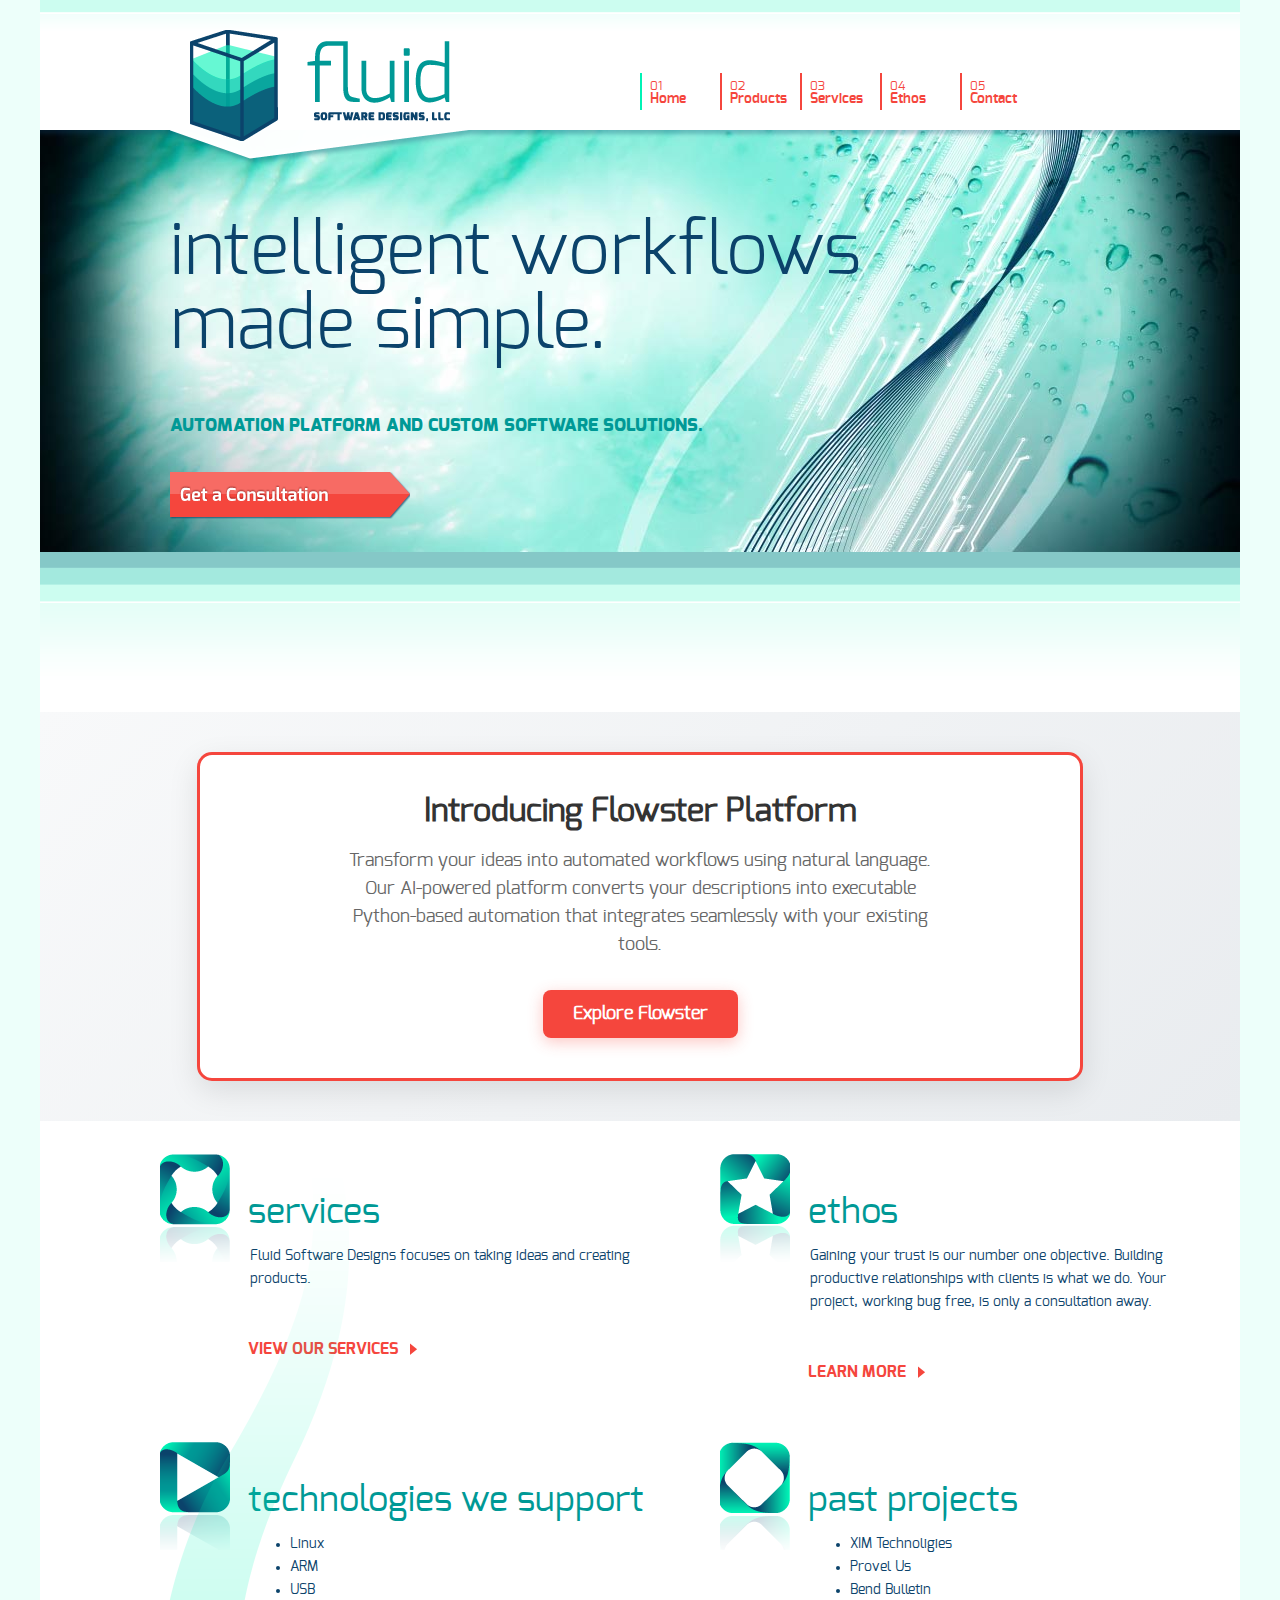
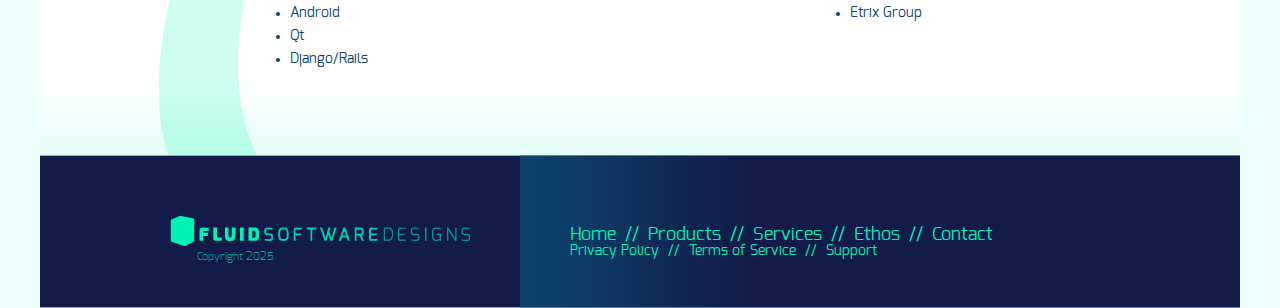
<file: index.html>
<HTML>
<meta charset="iso-8859-1">
<meta name="have-i-been-pwned-verification" value="b6209bde2e44aafb3f209b2c2ff60411">

<HEAD>
  <link rel="stylesheet" type="text/css" href="static/share.css" />
  <link rel="stylesheet" type="text/css" href="static/font/stylesheet.css" />

  <link rel="stylesheet" type="text/css" href="static/home.css" />

  <title>Flowster Automation - Home</title>
</HEAD>

<BODY class="body">
  <div class="home_main_page">


    <div class="header">
      <div class="header_left">
      </div>
      <div class="header_angle">
        <div class="header_logo_tank"></div>
        <div class="header_logo_notank"></div>
      </div>

      <div class="header_right">
        <div class="header_nav_container">
          <div class="header_nav_container_current_item">
            <a href="index.html">
              <div class="header_nav_number">01</div>
              <div class="header_nav_text">Home</div>
            </a>
          </div>
        </div>
        <div class="header_nav_container">
          <div class="header_nav_container_item">
            <a href="products/index.html">
              <div class="header_nav_number">02</div>
              <div class="header_nav_text">Products</div>
            </a>
          </div>
        </div>
        <div class="header_nav_container">
          <div class="header_nav_container_item">
            <a href="services/index.html">
              <div class="header_nav_number">03</div>
              <div class="header_nav_text">Services</div>
            </a>
          </div>
        </div>
        <div class="header_nav_container">
          <div class="header_nav_container_item">
            <a href="ethos/index.html">
              <div class="header_nav_number">04</div>
              <div class="header_nav_text">Ethos</div>
            </a>
          </div>
        </div>
        <div class="header_nav_container">
          <div class="header_nav_container_item">
            <a href="contact/index.html">
              <div class="header_nav_number">05</div>
              <div class="header_nav_text">Contact</div>
            </a>
          </div>
        </div>
      </div>
    </div>
    <div style="clear: both;"></div>



    <div class="home_lead_msg">
      <div class="home_lead_msg_header">intelligent workflows made simple.</div>
      <div class="home_lead_msg_text">AUTOMATION PLATFORM AND CUSTOM SOFTWARE SOLUTIONS.</div>
      <a href="contact/index.html">
        <div class="home_lead_consultation"></div>
      </a>
    </div>
    <div class="home_lead_msg_shadow">
    </div>

    <div class="home_flowster_highlight_section">
      <div class="home_flowster_highlight_container">
        <div class="home_flowster_highlight_content">
          <div class="home_flowster_highlight_header">Introducing Flowster Platform</div>
          <div class="home_flowster_highlight_text">
            Transform your ideas into automated workflows using natural language.
            Our AI-powered platform converts your descriptions into executable
            Python-based automation that integrates seamlessly with your existing tools.
          </div>
          <a href="products/index.html" class="home_flowster_highlight_btn">Explore Flowster</a>
        </div>
      </div>
    </div>

    <div class="home_main_content_upper_left">
      <div class="home_main_upper_left_icon"></div>
      <div class="home_main_content_item">
        <div class="home_main_content_header">services</div>
        <div class="home_main_content_text">
          Fluid Software Designs focuses on taking ideas and creating products.
        </div>
        <div class="home_main_content_link">
          <a href="services/index.html">
            <div class="home_main_content_link_text">VIEW OUR SERVICES</div>
            <div class="home_main_content_link_image"></div>
          </a>
        </div>
      </div>
    </div>
    <div class="home_main_content_upper_right">
      <div class="home_main_upper_right_icon"></div>
      <div class="home_main_content_item">
        <div class="home_main_content_header">ethos</div>
        <div class="home_main_content_text">
          Gaining your trust is our number one objective. Building productive relationships with clients is what we do.
          Your project, working bug free, is only a consultation away.
        </div>
        <div class="home_main_content_link">
          <a href="ethos/index.html" />
          <div class="home_main_content_link_text">LEARN MORE</div>
          <div class="home_main_content_link_image"></div>
          </a>
        </div>
      </div>
    </div>
    <div style="clear: both;"></div>

    <div class="home_main_content_lower_left">
      <div class="home_main_lower_left_icon"></div>
      <div class="home_main_content_item">
        <div class="home_main_content_header">technologies we support</div>
        <div class="home_main_content_text">
          <ul>
            <li>Linux</li>
            <li>ARM</li>
            <li>USB</li>
            <li>Android</li>
            <li>Qt</li>
            <li>Django/Rails</li>
          </ul>
        </div>
      </div>
    </div>
    <div class="home_main_content_lower_right">
      <div class="home_main_lower_right_icon"></div>
      <div class="home_main_content_item">
        <div class="home_main_content_header">past projects</div>
        <div class="home_main_content_text">
          <ul>
            <li>XIM Technoligies</li>
            <li>Provel Us</li>
            <li>Bend Bulletin</li>
            <li>Etrix Group</li>
          </ul>
        </div>
        <div class="home_main_content_link">
          <!--
          <a href="/work"><div class="home_main_content_link_text">VIEW PAST PROJECTS</div><div class="home_main_content_link_image"></div></a>
-->
        </div>
      </div>
    </div>
    <div style="clear: both;"></div>



    <div>
      <div class="footer_swish"></div>
      <div class="footer_shadow"></div>
    </div>


    <div class="footer_left">
      <div class="footer_logo"></div>
      <div class="footer_copyright">Copyright 2025</div>
    </div>
    <div class="footer_right">
      <div class="footer_text">
        <div class="footer_text_item"><a href="index.html">Home</a></div>
        <div class="footer_text_item">//</div>
        <div class="footer_text_item"><a href="products/index.html">Products</a></div>
        <div class="footer_text_item">//</div>
        <div class="footer_text_item"><a href="services/index.html">Services</a></div>
        <div class="footer_text_item">//</div>
        <div class="footer_text_item"><a href="ethos/index.html">Ethos</a></div>
        <div class="footer_text_item">//</div>
        <div class="footer_text_item"><a href="contact/index.html">Contact</a></div>
      </div>
      <div class="footer_legal_links">
        <div class="footer_text_item"><a href="privacy/index.html">Privacy Policy</a></div>
        <div class="footer_text_item">//</div>
        <div class="footer_text_item"><a href="terms/index.html">Terms of Service</a></div>
        <div class="footer_text_item">//</div>
        <div class="footer_text_item"><a href="support/index.html">Support</a></div>
      </div>
    </div>
  </div>
</BODY>

</HTML>
</file>
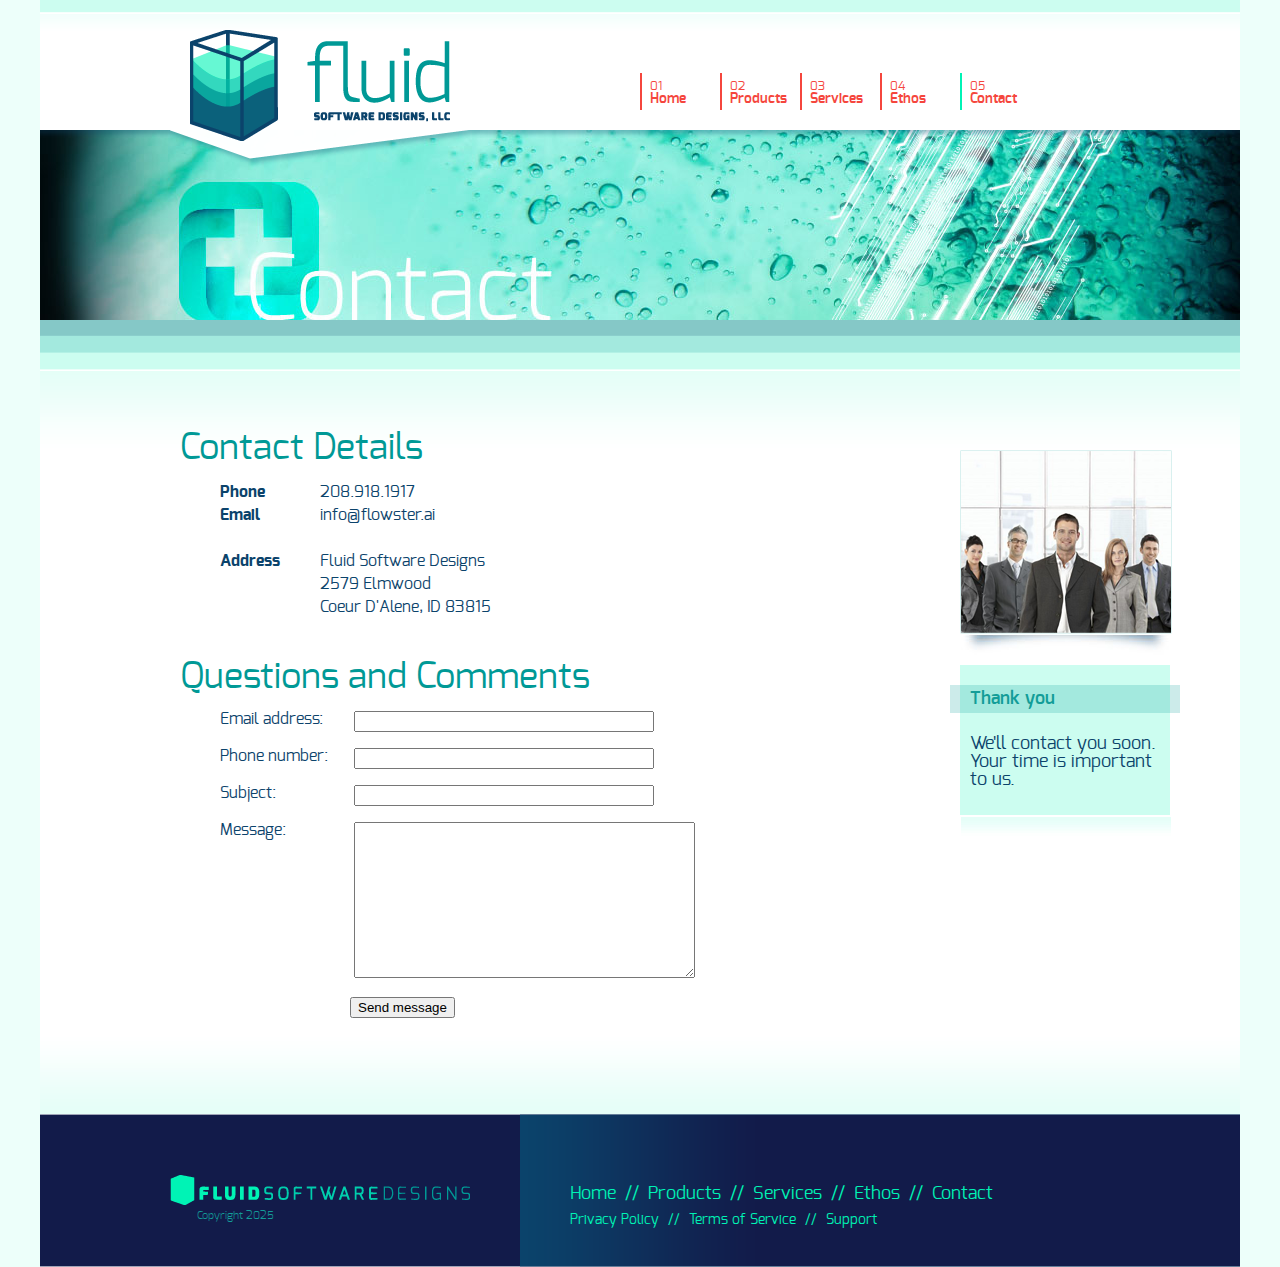
<file: contact/index.html>
<HTML>
<meta charset="iso-8859-1">
<meta name="have-i-been-pwned-verification" value="b6209bde2e44aafb3f209b2c2ff60411">

<HEAD>
  <link rel="stylesheet" type="text/css" href="../static/share.css" />
  <link rel="stylesheet" type="text/css" href="../static/font/stylesheet.css" />

  <link rel="stylesheet" type="text/css" href="../static/contact.css" />

  <title>Flowster Automation - Contact</title>
</HEAD>

<BODY class="body">
  <div class="contact_main_page">


    <div class="header">
      <div class="header_left">
      </div>
      <div class="header_angle">
        <div class="header_logo_tank"></div>
        <div class="header_logo_notank"></div>
      </div>

      <div class="header_right">
        <div class="header_nav_container">
          <div class="header_nav_container_item">
            <a href="../index.html">
              <div class="header_nav_number">01</div>
              <div class="header_nav_text">Home</div>
            </a>
          </div>
        </div>
        <div class="header_nav_container">
          <div class="header_nav_container_item">
            <a href="../products/index.html">
              <div class="header_nav_number">02</div>
              <div class="header_nav_text">Products</div>
            </a>
          </div>
        </div>
        <div class="header_nav_container">
          <div class="header_nav_container_item">
            <a href="../services/index.html">
              <div class="header_nav_number">03</div>
              <div class="header_nav_text">Services</div>
            </a>
          </div>
        </div>
        <div class="header_nav_container">
          <div class="header_nav_container_item">
            <a href="../ethos/index.html">
              <div class="header_nav_number">04</div>
              <div class="header_nav_text">Ethos</div>
            </a>
          </div>
        </div>
        <div class="header_nav_container">
          <div class="header_nav_container_current_item">
            <a href="../contact/index.html">
              <div class="header_nav_number">05</div>
              <div class="header_nav_text">Contact</div>
            </a>
          </div>
        </div>
      </div>
    </div>
    <div style="clear: both;"></div>



    <div class="contact_lead_msg"></div>
    <div class="contact_lead_msg_shadow"></div>



    <div class="contact_main_content">
      <div class="contact_info_container">
        <div class="contact_info_header">Contact Details</div>
        <div class="contact_info_text">
          <div class="contact_info_label">Phone</div>
          <div class="contact_info_item">208.918.1917</div>
          <div style="clear:both;"></div>

          <div class="contact_info_label">Email</div>
          <div class="contact_info_item">info@flowster.ai</div>
          <div style="clear:both;"></div>

          <div class="contact_info_label">&nbsp;</div>
          <div style="clear:both;"></div>
          <div class="contact_info_label">Address</div>
          <div class="contact_info_item">Fluid Software Designs</div>
          <div style="clear:both;"></div>
          <div class="contact_info_label">&nbsp;</div>
          <div class="contact_info_item">2579 Elmwood</div>
          <div style="clear:both;"></div>
          <div class="contact_info_label">&nbsp;</div>
          <div class="contact_info_item">Coeur D'Alene, ID 83815</div>
          <div style="clear:both;"></div>
        </div>
      </div>

      <div class="contact_form_container">
        <div class="contact_info_header">Questions and Comments</div>
        <form action="index.html" method="post">
          <div class="contact_form">
            <input type="hidden" name="csrfmiddlewaretoken"
              value="HKywjAi1HS3De8CFChrLu8giTibevQ6XWgaj3LtfA2gNlkc7F90CBkyWZk8O2PvT">
            <p>
              <label for="id_email_address">Email address:</label>
              <input type="email" name="email_address" maxlength="320" id="id_email_address">


            </p>


            <p>
              <label for="id_phone_number">Phone number:</label>
              <input type="text" name="phone_number" maxlength="100" id="id_phone_number">


            </p>


            <p>
              <label for="id_subject">Subject:</label>
              <input type="text" name="subject" maxlength="100" id="id_subject">


            </p>


            <p>
              <label for="id_message">Message:</label>
              <textarea name="message" cols="40" rows="10" id="id_message"></textarea>
            </p>
            <input class="contact_submit" type="submit" value="Send message" />
          </div>
        </form>
      </div>
    </div>

    <div class="siderail">
      <div class="siderail_image"></div>
      <div class="siderail_shadow"></div>
      <div class="siderail_body">
        <div class="siderail_text_area">
          <div class="siderail_text">We'll contact you soon. Your time is important to us.</div>
        </div>
        <div class="siderail_title">Thank you</div>
      </div>
      <div class="siderail_body_shadow"></div>
    </div>
    <div style="clear: both;"></div>



    <div>
      <div class="footer_shadow"></div>
    </div>


    <div class="footer_left">
      <div class="footer_logo"></div>
      <div class="footer_copyright">Copyright 2025</div>
    </div>
    <div class="footer_right">
      <div class="footer_text">
        <div class="footer_text_item"><a href="../index.html">Home</a></div>
        <div class="footer_text_item">//</div>
        <div class="footer_text_item"><a href="../products/index.html">Products</a></div>
        <div class="footer_text_item">//</div>
        <div class="footer_text_item"><a href="../services/index.html">Services</a></div>
        <div class="footer_text_item">//</div>
        <div class="footer_text_item"><a href="../ethos/index.html">Ethos</a></div>
        <div class="footer_text_item">//</div>
        <div class="footer_text_item"><a href="../contact/index.html">Contact</a></div>
      </div>
      <div style="clear: both;"></div>
      <div class="footer_legal_links">
        <div class="footer_text_item"><a href="../privacy/index.html">Privacy Policy</a></div>
        <div class="footer_text_item">//</div>
        <div class="footer_text_item"><a href="../terms/index.html">Terms of Service</a></div>
        <div class="footer_text_item">//</div>
        <div class="footer_text_item"><a href="../support/index.html">Support</a></div>
      </div>
    </div>
  </div>
</BODY>

</HTML>
</file>
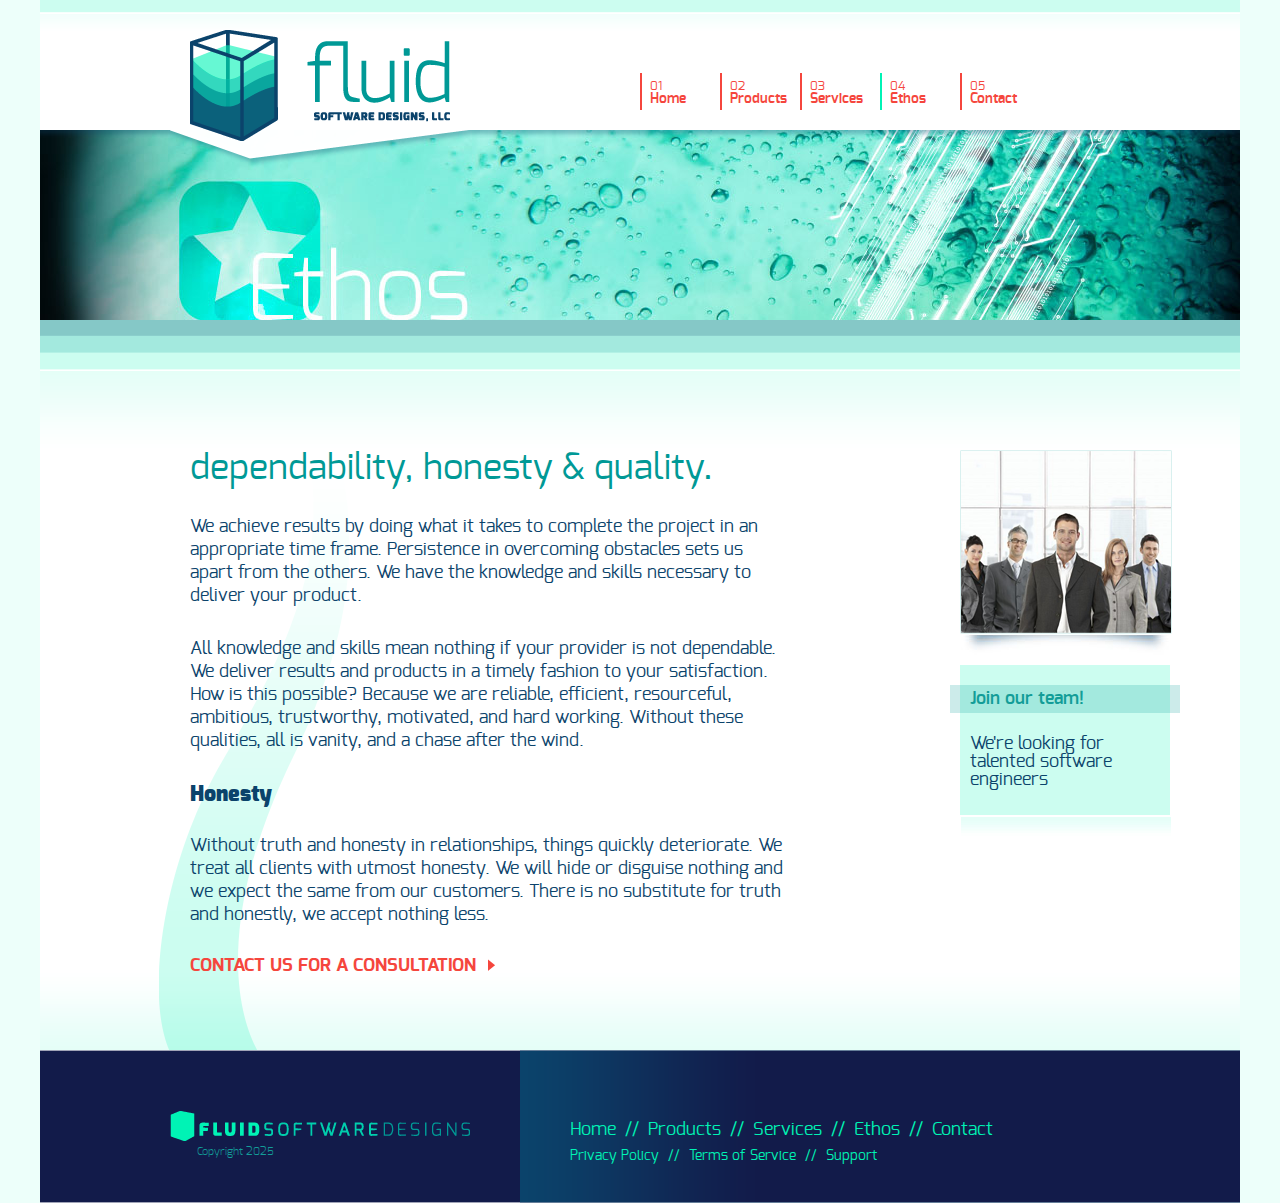
<file: ethos/index.html>
<HTML>
<meta charset="iso-8859-1">
<meta name="have-i-been-pwned-verification" value="b6209bde2e44aafb3f209b2c2ff60411">

<HEAD>
  <link rel="stylesheet" type="text/css" href="../static/share.css" />
  <link rel="stylesheet" type="text/css" href="../static/font/stylesheet.css" />

  <link rel="stylesheet" type="text/css" href="../static/ethos.css" />

  <title>Flowster Automation - Ethos</title>
</HEAD>

<BODY class="body">
  <div class="ethos_main_page">


    <div class="header">
      <div class="header_left">
      </div>
      <div class="header_angle">
        <div class="header_logo_tank"></div>
        <div class="header_logo_notank"></div>
      </div>

      <div class="header_right">
        <div class="header_nav_container">
          <div class="header_nav_container_item">
            <a href="../index.html">
              <div class="header_nav_number">01</div>
              <div class="header_nav_text">Home</div>
            </a>
          </div>
        </div>
        <div class="header_nav_container">
          <div class="header_nav_container_item">
            <a href="../products/index.html">
              <div class="header_nav_number">02</div>
              <div class="header_nav_text">Products</div>
            </a>
          </div>
        </div>
        <div class="header_nav_container">
          <div class="header_nav_container_item">
            <a href="../services/index.html">
              <div class="header_nav_number">03</div>
              <div class="header_nav_text">Services</div>
            </a>
          </div>
        </div>
        <div class="header_nav_container">
          <div class="header_nav_container_current_item">
            <a href="../ethos/index.html">
              <div class="header_nav_number">04</div>
              <div class="header_nav_text">Ethos</div>
            </a>
          </div>
        </div>
        <div class="header_nav_container">
          <div class="header_nav_container_item">
            <a href="../contact/index.html">
              <div class="header_nav_number">05</div>
              <div class="header_nav_text">Contact</div>
            </a>
          </div>
        </div>
      </div>
    </div>
    <div style="clear: both;"></div>



    <div class="ethos_lead_msg"></div>
    <div class="ethos_lead_msg_shadow"></div>



    <div class="ethos_main_content">
      <div class="ethos_main_content_title">dependability, honesty & quality.</div>
      <div class="ethos_main_content_desc">We achieve results by doing what it takes to complete the project in an
        appropriate time frame. Persistence in overcoming obstacles sets us apart from the others. We have the knowledge
        and skills necessary to deliver your product. </div>
      <div class="ethos_main_content_desc">All knowledge and skills mean nothing if your provider is not dependable. We
        deliver results and products in a timely fashion to your satisfaction. How is this possible? Because we are
        reliable, efficient, resourceful, ambitious, trustworthy, motivated, and hard working. Without these qualities,
        all is vanity, and a chase after the wind.</div>

      <div class="ethos_main_content_charhead">Honesty</div>
      <div class="ethos_main_content_desc">Without truth and honesty in relationships, things quickly deteriorate. We
        treat all clients with utmost honesty. We will hide or disguise nothing and we expect the same from our
        customers. There is no substitute for truth and honestly, we accept nothing less.</div>
      <div class="ethos_main_consultation_link">
        <a href="../contact/index.html">
          <div class="ethos_main_consultation_link_text">CONTACT US FOR A CONSULTATION</div>
          <div class="ethos_main_consultation_link_image"></div>
        </a>
      </div>
    </div>

    <div class="siderail">
      <div class="siderail_image"></div>
      <div class="siderail_shadow"></div>
      <div class="siderail_body">
        <div class="siderail_text_area">
          <div class="siderail_text">We're looking for talented software engineers</div>
        </div>
        <div class="siderail_title">Join our team!</div>
      </div>
      <div class="siderail_body_shadow"></div>
    </div>
    <div style="clear: both;"></div>



    <div>
      <div class="footer_swish"></div>
      <div class="footer_shadow"></div>
    </div>


    <div class="footer_left">
      <div class="footer_logo"></div>
      <div class="footer_copyright">Copyright 2025</div>
    </div>
    <div class="footer_right">
      <div class="footer_text">
        <div class="footer_text_item"><a href="../index.html">Home</a></div>
        <div class="footer_text_item">//</div>
        <div class="footer_text_item"><a href="../products/index.html">Products</a></div>
        <div class="footer_text_item">//</div>
        <div class="footer_text_item"><a href="../services/index.html">Services</a></div>
        <div class="footer_text_item">//</div>
        <div class="footer_text_item"><a href="../ethos/index.html">Ethos</a></div>
        <div class="footer_text_item">//</div>
        <div class="footer_text_item"><a href="../contact/index.html">Contact</a></div>
      </div>
      <div style="clear: both;"></div>
      <div class="footer_legal_links">
        <div class="footer_text_item"><a href="../privacy/index.html">Privacy Policy</a></div>
        <div class="footer_text_item">//</div>
        <div class="footer_text_item"><a href="../terms/index.html">Terms of Service</a></div>
        <div class="footer_text_item">//</div>
        <div class="footer_text_item"><a href="../support/index.html">Support</a></div>
      </div>
    </div>
  </div>
</BODY>

</HTML>
</file>
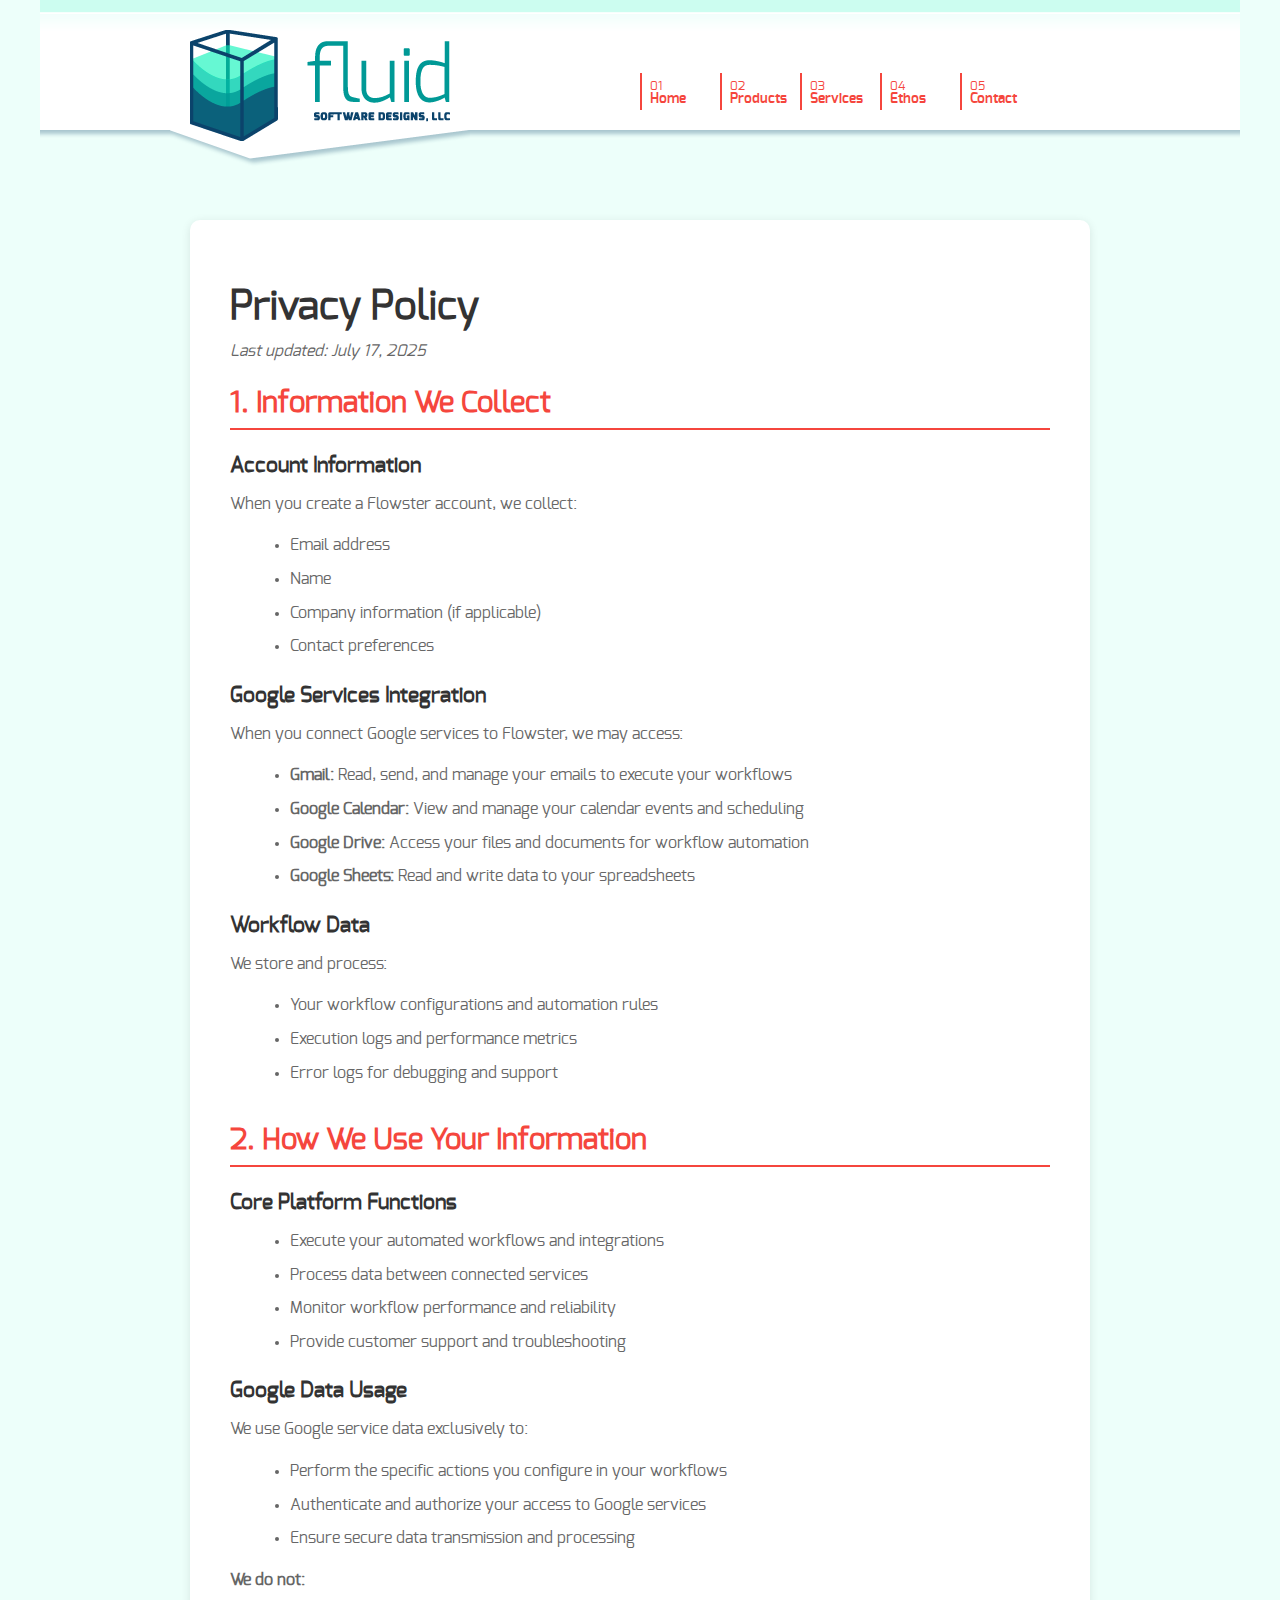
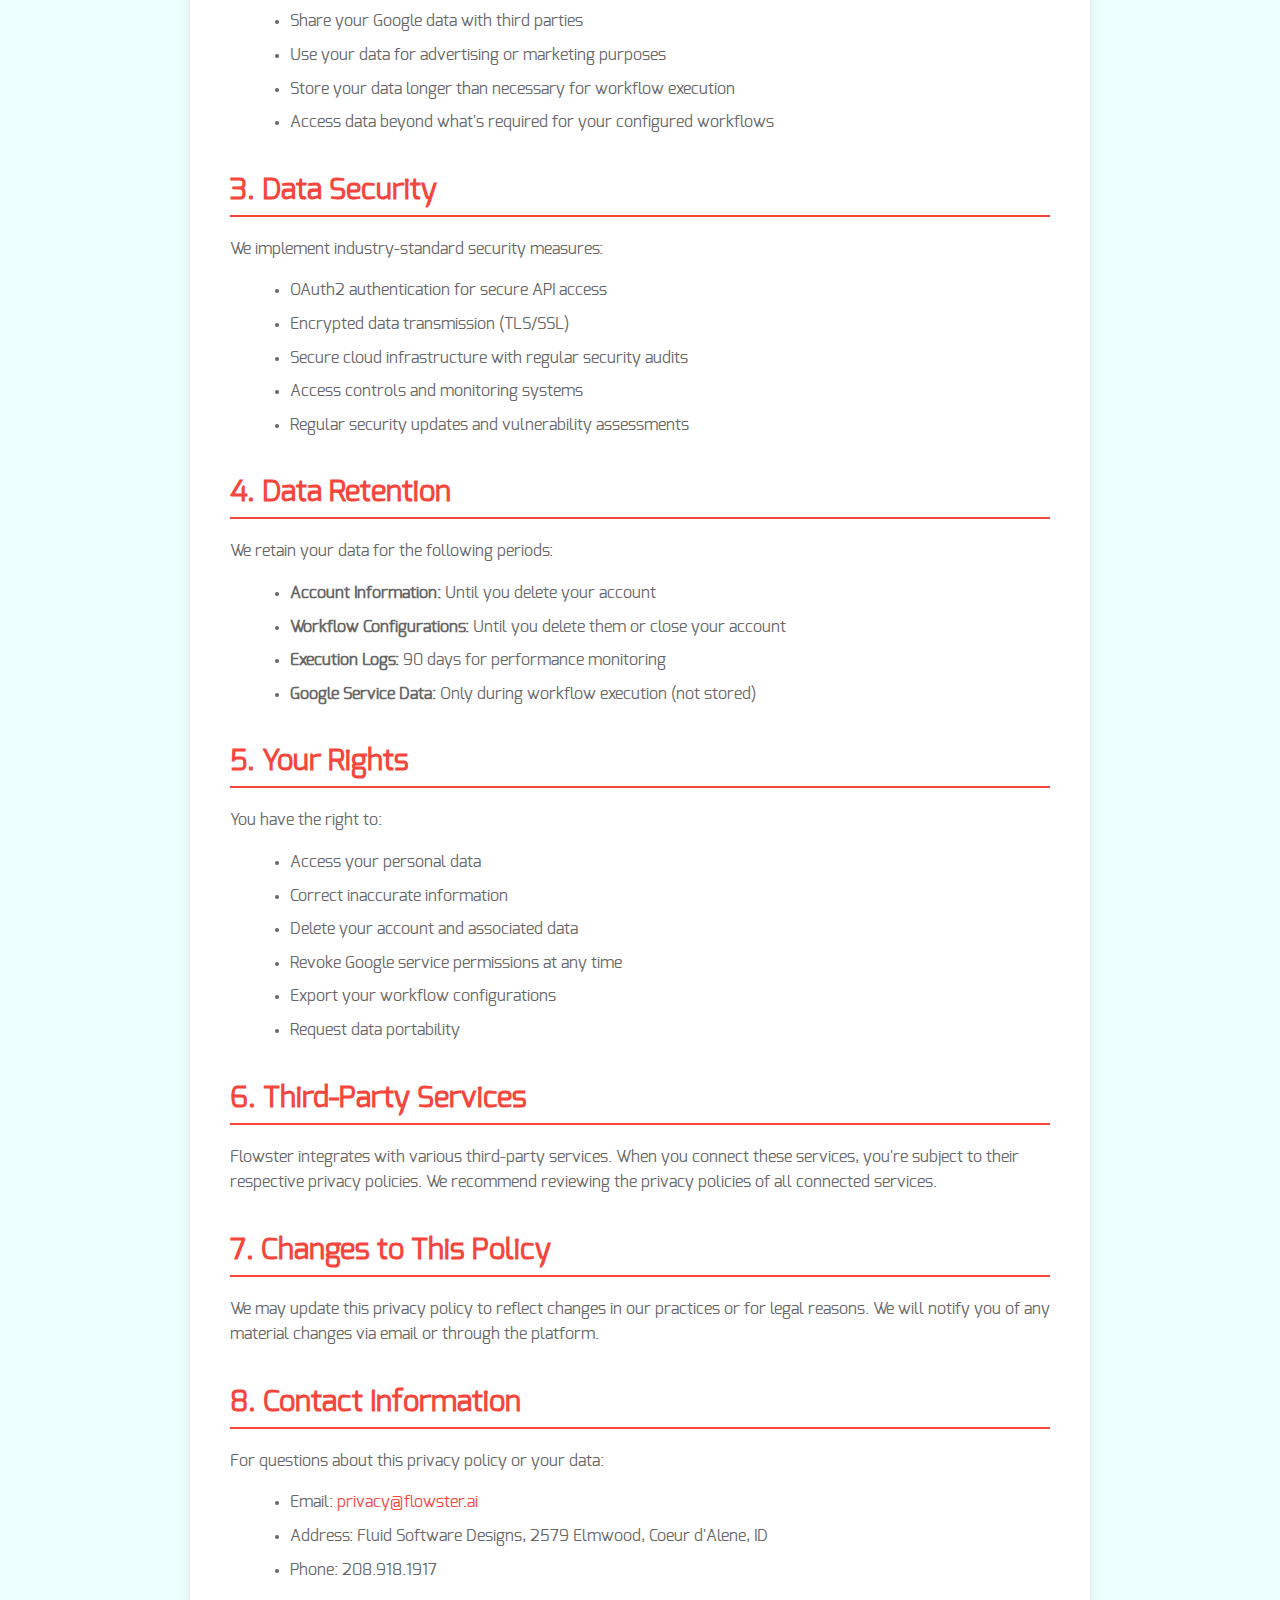
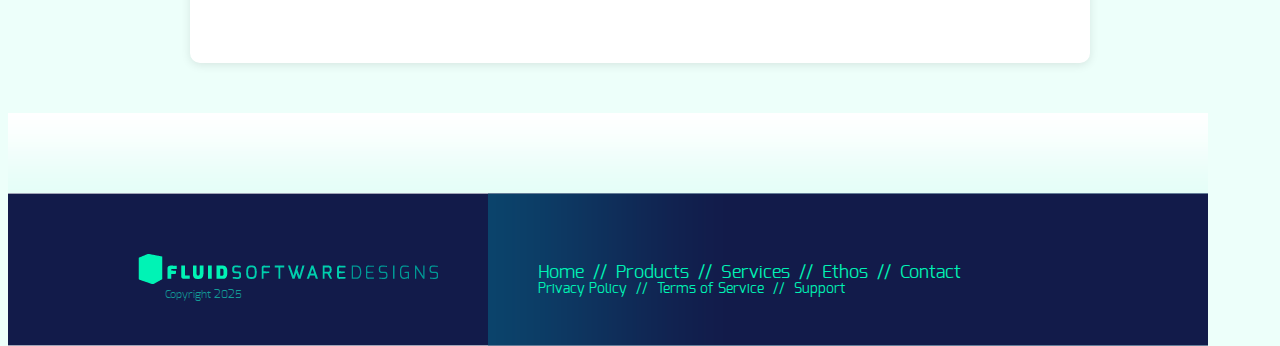
<file: privacy/index.html>
<!DOCTYPE html>
<html>

<head>
    <meta charset="iso-8859-1">
    <meta name="have-i-been-pwned-verification" value="b6209bde2e44aafb3f209b2c2ff60411">
    <link rel="stylesheet" type="text/css" href="../static/share.css" />
    <link rel="stylesheet" type="text/css" href="../static/font/stylesheet.css" />
    <title>Flowster Automation - Privacy Policy</title>
</head>

<body class="body">
    <div class="privacy_main_page">
        <!-- Header Navigation -->
        <div class="header">
            <div class="header_left"></div>
            <div class="header_angle">
                <div class="header_logo_tank"></div>
                <div class="header_logo_notank"></div>
            </div>
            <div class="header_right">
                <div class="header_nav_container">
                    <div class="header_nav_container_item">
                        <a href="../index.html">
                            <div class="header_nav_number">01</div>
                            <div class="header_nav_text">Home</div>
                        </a>
                    </div>
                </div>
                <div class="header_nav_container">
                    <div class="header_nav_container_item">
                        <a href="../products/index.html">
                            <div class="header_nav_number">02</div>
                            <div class="header_nav_text">Products</div>
                        </a>
                    </div>
                </div>
                <div class="header_nav_container">
                    <div class="header_nav_container_item">
                        <a href="../services/index.html">
                            <div class="header_nav_number">03</div>
                            <div class="header_nav_text">Services</div>
                        </a>
                    </div>
                </div>
                <div class="header_nav_container">
                    <div class="header_nav_container_item">
                        <a href="../ethos/index.html">
                            <div class="header_nav_number">04</div>
                            <div class="header_nav_text">Ethos</div>
                        </a>
                    </div>
                </div>
                <div class="header_nav_container">
                    <div class="header_nav_container_item">
                        <a href="../contact/index.html">
                            <div class="header_nav_number">05</div>
                            <div class="header_nav_text">Contact</div>
                        </a>
                    </div>
                </div>
            </div>
        </div>
        <div style="clear: both;"></div>

        <!-- Privacy Policy Content -->
        <div class="privacy_content">
            <div class="privacy_container">
                <h1>Privacy Policy</h1>
                <p class="last_updated">Last updated: July 17, 2025</p>

                <div class="privacy_section">
                    <h2>1. Information We Collect</h2>

                    <h3>Account Information</h3>
                    <p>When you create a Flowster account, we collect:</p>
                    <ul>
                        <li>Email address</li>
                        <li>Name</li>
                        <li>Company information (if applicable)</li>
                        <li>Contact preferences</li>
                    </ul>

                    <h3>Google Services Integration</h3>
                    <p>When you connect Google services to Flowster, we may access:</p>
                    <ul>
                        <li><strong>Gmail:</strong> Read, send, and manage your emails to execute your workflows</li>
                        <li><strong>Google Calendar:</strong> View and manage your calendar events and scheduling</li>
                        <li><strong>Google Drive:</strong> Access your files and documents for workflow automation</li>
                        <li><strong>Google Sheets:</strong> Read and write data to your spreadsheets</li>
                    </ul>

                    <h3>Workflow Data</h3>
                    <p>We store and process:</p>
                    <ul>
                        <li>Your workflow configurations and automation rules</li>
                        <li>Execution logs and performance metrics</li>
                        <li>Error logs for debugging and support</li>
                    </ul>
                </div>

                <div class="privacy_section">
                    <h2>2. How We Use Your Information</h2>

                    <h3>Core Platform Functions</h3>
                    <ul>
                        <li>Execute your automated workflows and integrations</li>
                        <li>Process data between connected services</li>
                        <li>Monitor workflow performance and reliability</li>
                        <li>Provide customer support and troubleshooting</li>
                    </ul>

                    <h3>Google Data Usage</h3>
                    <p>We use Google service data exclusively to:</p>
                    <ul>
                        <li>Perform the specific actions you configure in your workflows</li>
                        <li>Authenticate and authorize your access to Google services</li>
                        <li>Ensure secure data transmission and processing</li>
                    </ul>

                    <p><strong>We do not:</strong></p>
                    <ul>
                        <li>Share your Google data with third parties</li>
                        <li>Use your data for advertising or marketing purposes</li>
                        <li>Store your data longer than necessary for workflow execution</li>
                        <li>Access data beyond what's required for your configured workflows</li>
                    </ul>
                </div>

                <div class="privacy_section">
                    <h2>3. Data Security</h2>
                    <p>We implement industry-standard security measures:</p>
                    <ul>
                        <li>OAuth2 authentication for secure API access</li>
                        <li>Encrypted data transmission (TLS/SSL)</li>
                        <li>Secure cloud infrastructure with regular security audits</li>
                        <li>Access controls and monitoring systems</li>
                        <li>Regular security updates and vulnerability assessments</li>
                    </ul>
                </div>

                <div class="privacy_section">
                    <h2>4. Data Retention</h2>
                    <p>We retain your data for the following periods:</p>
                    <ul>
                        <li><strong>Account Information:</strong> Until you delete your account</li>
                        <li><strong>Workflow Configurations:</strong> Until you delete them or close your account</li>
                        <li><strong>Execution Logs:</strong> 90 days for performance monitoring</li>
                        <li><strong>Google Service Data:</strong> Only during workflow execution (not stored)</li>
                    </ul>
                </div>

                <div class="privacy_section">
                    <h2>5. Your Rights</h2>
                    <p>You have the right to:</p>
                    <ul>
                        <li>Access your personal data</li>
                        <li>Correct inaccurate information</li>
                        <li>Delete your account and associated data</li>
                        <li>Revoke Google service permissions at any time</li>
                        <li>Export your workflow configurations</li>
                        <li>Request data portability</li>
                    </ul>
                </div>

                <div class="privacy_section">
                    <h2>6. Third-Party Services</h2>
                    <p>Flowster integrates with various third-party services. When you connect these services, you're
                        subject to their respective privacy policies. We recommend reviewing the privacy policies of all
                        connected services.</p>
                </div>

                <div class="privacy_section">
                    <h2>7. Changes to This Policy</h2>
                    <p>We may update this privacy policy to reflect changes in our practices or for legal reasons. We
                        will notify you of any material changes via email or through the platform.</p>
                </div>

                <div class="privacy_section">
                    <h2>8. Contact Information</h2>
                    <p>For questions about this privacy policy or your data:</p>
                    <ul>
                        <li>Email: <a href="mailto:privacy@flowster.ai">privacy@flowster.ai</a></li>
                        <li>Address: Fluid Software Designs, 2579 Elmwood, Coeur d'Alene, ID</li>
                        <li>Phone: 208.918.1917</li>
                    </ul>
                </div>
            </div>
        </div>
    </div>

    <!-- Existing Footer Structure -->
    <div>
        <div class="footer_shadow"></div>
    </div>

    <div class="footer_left">
        <div class="footer_logo"></div>
        <div class="footer_copyright">Copyright 2025</div>
    </div>
    <div class="footer_right">
        <div class="footer_text">
            <div class="footer_text_item"><a href="../index.html">Home</a></div>
            <div class="footer_text_item">//</div>
            <div class="footer_text_item"><a href="../products/index.html">Products</a></div>
            <div class="footer_text_item">//</div>
            <div class="footer_text_item"><a href="../services/index.html">Services</a></div>
            <div class="footer_text_item">//</div>
            <div class="footer_text_item"><a href="../ethos/index.html">Ethos</a></div>
            <div class="footer_text_item">//</div>
            <div class="footer_text_item"><a href="../contact/index.html">Contact</a></div>
        </div>
        <div class="footer_legal_links">
            <div class="footer_text_item"><a href="index.html">Privacy Policy</a></div>
            <div class="footer_text_item">//</div>
            <div class="footer_text_item"><a href="../terms/index.html">Terms of Service</a></div>
            <div class="footer_text_item">//</div>
            <div class="footer_text_item"><a href="../support/index.html">Support</a></div>
        </div>
    </div>

    <style>
        .privacy_main_page {
            background-color: #edfffa;
            margin-left: auto;
            margin-right: auto;
            width: 1200px;
            min-height: 100vh;
        }

        .privacy_content {
            max-width: 900px;
            margin: 50px auto;
            padding: 0 20px;
        }

        .privacy_container {
            background: white;
            padding: 40px;
            border-radius: 10px;
            box-shadow: 0 2px 10px rgba(0, 0, 0, 0.1);
        }

        .privacy_container h1 {
            font-family: ExoRegular, verdana, helvetica, sans-serif;
            color: #333;
            font-size: 2.5rem;
            margin-bottom: 10px;
        }

        .last_updated {
            font-family: ExoRegular, verdana, helvetica, sans-serif;
            color: #666;
            font-style: italic;
            margin-bottom: 30px;
        }

        .privacy_section {
            margin-bottom: 40px;
        }

        .privacy_section h2 {
            font-family: ExoRegular, verdana, helvetica, sans-serif;
            color: #f5463d;
            font-size: 1.8rem;
            margin-bottom: 20px;
            border-bottom: 2px solid #f5463d;
            padding-bottom: 10px;
        }

        .privacy_section h3 {
            font-family: ExoRegular, verdana, helvetica, sans-serif;
            color: #333;
            font-size: 1.3rem;
            margin-bottom: 15px;
            margin-top: 25px;
        }

        .privacy_section p {
            font-family: ExoRegular, verdana, helvetica, sans-serif;
            color: #666;
            line-height: 1.6;
            margin-bottom: 15px;
        }

        .privacy_section ul {
            margin-left: 20px;
            margin-bottom: 15px;
        }

        .privacy_section li {
            font-family: ExoRegular, verdana, helvetica, sans-serif;
            color: #666;
            line-height: 1.6;
            margin-bottom: 8px;
        }

        .privacy_section a {
            color: #f5463d;
            text-decoration: none;
        }

        .privacy_section a:hover {
            text-decoration: underline;
        }

        /* Mobile responsiveness */
        @media (max-width: 768px) {
            .privacy_main_page {
                width: 100%;
                margin: 0;
            }

            .privacy_content {
                margin: 20px auto;
                padding: 0 10px;
            }

            .privacy_container {
                padding: 20px;
            }

            .privacy_container h1 {
                font-size: 2rem;
            }

            .privacy_section h2 {
                font-size: 1.5rem;
            }
        }
    </style>
</body>

</html>
</file>
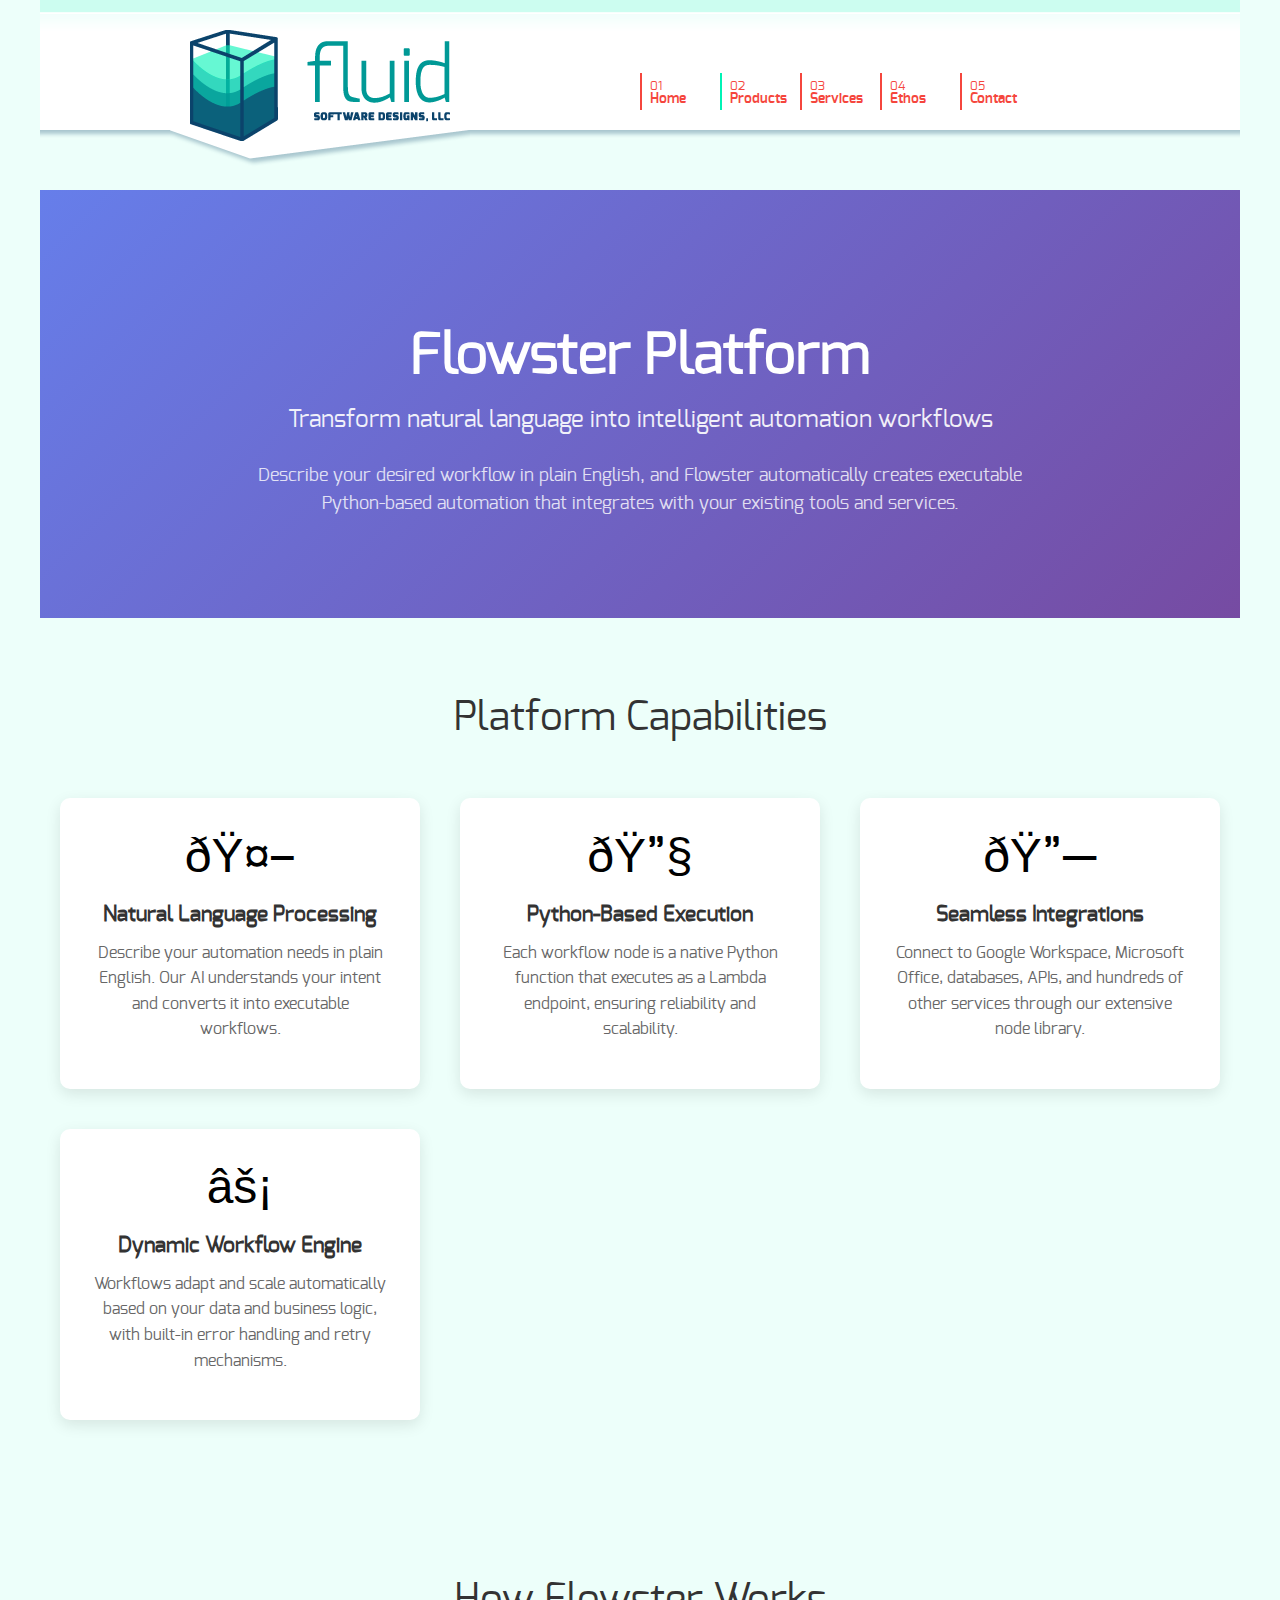
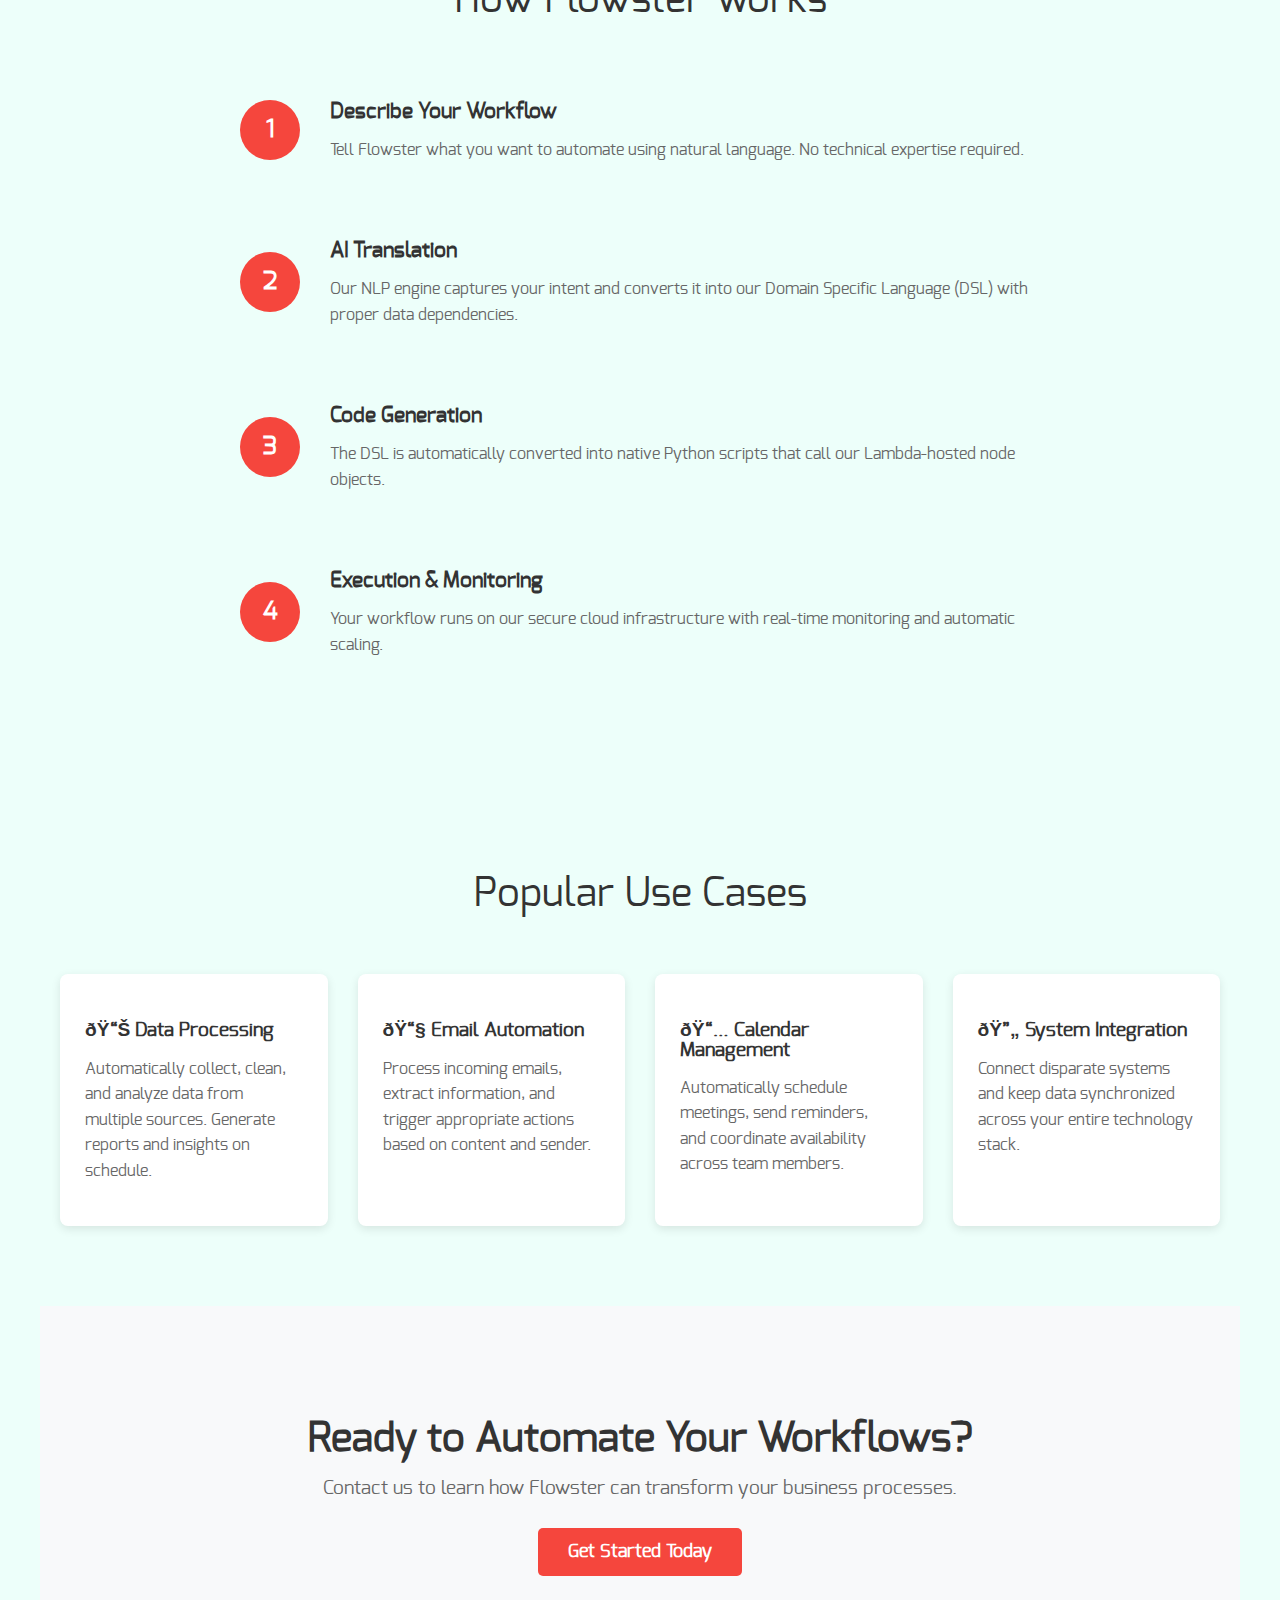
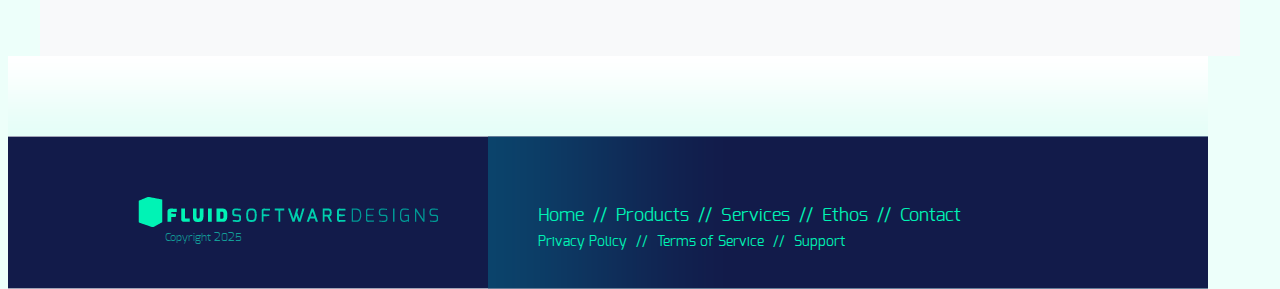
<file: products/index.html>
<!DOCTYPE html>
<html>

<head>
    <meta charset="iso-8859-1">
    <meta name="have-i-been-pwned-verification" value="b6209bde2e44aafb3f209b2c2ff60411">
    <link rel="stylesheet" type="text/css" href="../static/share.css" />
    <link rel="stylesheet" type="text/css" href="../static/font/stylesheet.css" />
    <title>Flowster Automation - Products</title>
</head>

<body class="body">
    <div class="products_main_page">
        <!-- Header Navigation -->
        <div class="header">
            <div class="header_left"></div>
            <div class="header_angle">
                <div class="header_logo_tank"></div>
                <div class="header_logo_notank"></div>
            </div>
            <div class="header_right">
                <div class="header_nav_container">
                    <div class="header_nav_container_item">
                        <a href="../index.html">
                            <div class="header_nav_number">01</div>
                            <div class="header_nav_text">Home</div>
                        </a>
                    </div>
                </div>
                <div class="header_nav_container">
                    <div class="header_nav_container_current_item">
                        <a href="index.html">
                            <div class="header_nav_number">02</div>
                            <div class="header_nav_text">Products</div>
                        </a>
                    </div>
                </div>
                <div class="header_nav_container">
                    <div class="header_nav_container_item">
                        <a href="../services/index.html">
                            <div class="header_nav_number">03</div>
                            <div class="header_nav_text">Services</div>
                        </a>
                    </div>
                </div>
                <div class="header_nav_container">
                    <div class="header_nav_container_item">
                        <a href="../ethos/index.html">
                            <div class="header_nav_number">04</div>
                            <div class="header_nav_text">Ethos</div>
                        </a>
                    </div>
                </div>
                <div class="header_nav_container">
                    <div class="header_nav_container_item">
                        <a href="../contact/index.html">
                            <div class="header_nav_number">05</div>
                            <div class="header_nav_text">Contact</div>
                        </a>
                    </div>
                </div>
            </div>
        </div>
        <div style="clear: both;"></div>

        <!-- Hero Section -->
        <div class="products_hero_section">
            <div class="products_hero_content">
                <h1 class="products_hero_title">Flowster Platform</h1>
                <p class="products_hero_subtitle">Transform natural language into intelligent automation workflows</p>
                <div class="products_hero_description">
                    Describe your desired workflow in plain English, and Flowster automatically creates executable
                    Python-based automation that integrates with your existing tools and services.
                </div>
            </div>
        </div>

        <!-- Key Features Section -->
        <div class="products_features_section">
            <div class="products_section_title">Platform Capabilities</div>

            <div class="products_feature_grid">
                <div class="products_feature_card">
                    <div class="products_feature_icon">🤖</div>
                    <h3>Natural Language Processing</h3>
                    <p>Describe your automation needs in plain English. Our AI understands your intent and converts it
                        into executable workflows.</p>
                </div>

                <div class="products_feature_card">
                    <div class="products_feature_icon">🔧</div>
                    <h3>Python-Based Execution</h3>
                    <p>Each workflow node is a native Python function that executes as a Lambda endpoint, ensuring
                        reliability and scalability.</p>
                </div>

                <div class="products_feature_card">
                    <div class="products_feature_icon">🔗</div>
                    <h3>Seamless Integrations</h3>
                    <p>Connect to Google Workspace, Microsoft Office, databases, APIs, and hundreds of other services
                        through our extensive node library.</p>
                </div>

                <div class="products_feature_card">
                    <div class="products_feature_icon">⚡</div>
                    <h3>Dynamic Workflow Engine</h3>
                    <p>Workflows adapt and scale automatically based on your data and business logic, with built-in
                        error handling and retry mechanisms.</p>
                </div>
            </div>
        </div>

        <!-- How It Works Section -->
        <div class="products_how_it_works_section">
            <div class="products_section_title">How Flowster Works</div>

            <div class="products_process_steps">
                <div class="products_process_step">
                    <div class="products_step_number">1</div>
                    <div class="products_step_content">
                        <h3>Describe Your Workflow</h3>
                        <p>Tell Flowster what you want to automate using natural language. No technical expertise
                            required.</p>
                    </div>
                </div>

                <div class="products_process_step">
                    <div class="products_step_number">2</div>
                    <div class="products_step_content">
                        <h3>AI Translation</h3>
                        <p>Our NLP engine captures your intent and converts it into our Domain Specific Language (DSL)
                            with proper data dependencies.</p>
                    </div>
                </div>

                <div class="products_process_step">
                    <div class="products_step_number">3</div>
                    <div class="products_step_content">
                        <h3>Code Generation</h3>
                        <p>The DSL is automatically converted into native Python scripts that call our Lambda-hosted
                            node objects.</p>
                    </div>
                </div>

                <div class="products_process_step">
                    <div class="products_step_number">4</div>
                    <div class="products_step_content">
                        <h3>Execution & Monitoring</h3>
                        <p>Your workflow runs on our secure cloud infrastructure with real-time monitoring and automatic
                            scaling.</p>
                    </div>
                </div>
            </div>
        </div>

        <!-- Use Cases Section -->
        <div class="products_use_cases_section">
            <div class="products_section_title">Popular Use Cases</div>

            <div class="products_use_case_grid">
                <div class="products_use_case_card">
                    <h3>📊 Data Processing</h3>
                    <p>Automatically collect, clean, and analyze data from multiple sources. Generate reports and
                        insights on schedule.</p>
                </div>

                <div class="products_use_case_card">
                    <h3>📧 Email Automation</h3>
                    <p>Process incoming emails, extract information, and trigger appropriate actions based on content
                        and sender.</p>
                </div>

                <div class="products_use_case_card">
                    <h3>📅 Calendar Management</h3>
                    <p>Automatically schedule meetings, send reminders, and coordinate availability across team members.
                    </p>
                </div>

                <div class="products_use_case_card">
                    <h3>🔄 System Integration</h3>
                    <p>Connect disparate systems and keep data synchronized across your entire technology stack.</p>
                </div>
            </div>
        </div>

        <!-- CTA Section -->
        <div class="products_cta_section">
            <div class="products_cta_content">
                <h2>Ready to Automate Your Workflows?</h2>
                <p>Contact us to learn how Flowster can transform your business processes.</p>
                <a href="../contact/index.html" class="products_cta_button">Get Started Today</a>
            </div>
        </div>
    </div>

    <!-- Existing Footer Structure -->
    <div>
        <div class="footer_shadow"></div>
    </div>

    <div class="footer_left">
        <div class="footer_logo"></div>
        <div class="footer_copyright">Copyright 2025</div>
    </div>
    <div class="footer_right">
        <div class="footer_text">
            <div class="footer_text_item"><a href="../index.html">Home</a></div>
            <div class="footer_text_item">//</div>
            <div class="footer_text_item"><a href="index.html">Products</a></div>
            <div class="footer_text_item">//</div>
            <div class="footer_text_item"><a href="../services/index.html">Services</a></div>
            <div class="footer_text_item">//</div>
            <div class="footer_text_item"><a href="../ethos/index.html">Ethos</a></div>
            <div class="footer_text_item">//</div>
            <div class="footer_text_item"><a href="../contact/index.html">Contact</a></div>
        </div>
        <div style="clear: both;"></div>
        <div class="footer_legal_links">
            <div class="footer_text_item"><a href="../privacy/index.html">Privacy Policy</a></div>
            <div class="footer_text_item">//</div>
            <div class="footer_text_item"><a href="../terms/index.html">Terms of Service</a></div>
            <div class="footer_text_item">//</div>
            <div class="footer_text_item"><a href="../support/index.html">Support</a></div>
        </div>
    </div>

    <style>
        .products_main_page {
            min-height: 100vh;
            background-color: #edfffa;
            margin-left: auto;
            margin-right: auto;
            width: 1200px;
        }

        .products_hero_section {
            background: linear-gradient(135deg, #667eea 0%, #764ba2 100%);
            color: white;
            padding: 100px 0;
            text-align: center;
            margin-top: 20px;
        }

        .products_hero_content {
            max-width: 800px;
            margin: 0 auto;
            padding: 0 20px;
        }

        .products_hero_title {
            font-family: ExoRegular, verdana, helvetica, sans-serif;
            font-size: 3.5rem;
            margin-bottom: 20px;
            font-weight: bold;
        }

        .products_hero_subtitle {
            font-family: ExoRegular, verdana, helvetica, sans-serif;
            font-size: 1.5rem;
            margin-bottom: 30px;
            opacity: 0.9;
        }

        .products_hero_description {
            font-family: ExoRegular, verdana, helvetica, sans-serif;
            font-size: 1.1rem;
            line-height: 1.6;
            opacity: 0.8;
        }

        .products_features_section,
        .products_how_it_works_section,
        .products_use_cases_section {
            padding: 80px 20px;
            max-width: 1160px;
            margin: 0 auto;
        }

        .products_section_title {
            font-family: ExoRegular, verdana, helvetica, sans-serif;
            font-size: 2.5rem;
            text-align: center;
            margin-bottom: 60px;
            color: #333;
        }

        .products_feature_grid {
            display: grid;
            grid-template-columns: repeat(auto-fit, minmax(280px, 1fr));
            gap: 40px;
        }

        .products_feature_card {
            background: white;
            padding: 30px;
            border-radius: 10px;
            box-shadow: 0 5px 15px rgba(0, 0, 0, 0.1);
            text-align: center;
        }

        .products_feature_icon {
            font-size: 3rem;
            margin-bottom: 20px;
        }

        .products_feature_card h3 {
            font-family: ExoRegular, verdana, helvetica, sans-serif;
            color: #333;
            margin-bottom: 15px;
            font-size: 1.3rem;
        }

        .products_feature_card p {
            font-family: ExoRegular, verdana, helvetica, sans-serif;
            color: #666;
            line-height: 1.6;
        }

        .products_process_steps {
            max-width: 800px;
            margin: 0 auto;
        }

        .products_process_step {
            display: flex;
            align-items: center;
            margin-bottom: 40px;
        }

        .products_step_number {
            width: 60px;
            height: 60px;
            background: #f5463d;
            color: white;
            border-radius: 50%;
            display: flex;
            align-items: center;
            justify-content: center;
            font-size: 1.5rem;
            font-weight: bold;
            margin-right: 30px;
            flex-shrink: 0;
        }

        .products_step_content h3 {
            font-family: ExoRegular, verdana, helvetica, sans-serif;
            color: #333;
            margin-bottom: 10px;
            font-size: 1.3rem;
        }

        .products_step_content p {
            font-family: ExoRegular, verdana, helvetica, sans-serif;
            color: #666;
            line-height: 1.6;
        }

        .products_use_case_grid {
            display: grid;
            grid-template-columns: repeat(auto-fit, minmax(250px, 1fr));
            gap: 30px;
        }

        .products_use_case_card {
            background: white;
            padding: 25px;
            border-radius: 8px;
            box-shadow: 0 3px 10px rgba(0, 0, 0, 0.1);
        }

        .products_use_case_card h3 {
            font-family: ExoRegular, verdana, helvetica, sans-serif;
            color: #333;
            margin-bottom: 15px;
            font-size: 1.2rem;
        }

        .products_use_case_card p {
            font-family: ExoRegular, verdana, helvetica, sans-serif;
            color: #666;
            line-height: 1.6;
        }

        .products_cta_section {
            background: #f8f9fa;
            padding: 80px 20px;
            text-align: center;
        }

        .products_cta_content h2 {
            font-family: ExoRegular, verdana, helvetica, sans-serif;
            font-size: 2.5rem;
            color: #333;
            margin-bottom: 20px;
        }

        .products_cta_content p {
            font-family: ExoRegular, verdana, helvetica, sans-serif;
            font-size: 1.2rem;
            color: #666;
            margin-bottom: 30px;
        }

        .products_cta_button {
            display: inline-block;
            background: #f5463d;
            color: white;
            padding: 15px 30px;
            text-decoration: none;
            border-radius: 5px;
            font-size: 1.1rem;
            font-weight: bold;
            transition: background 0.3s;
            font-family: ExoRegular, verdana, helvetica, sans-serif;
        }

        .products_cta_button:hover {
            background: #d93025;
        }

        /* Mobile responsiveness */
        @media (max-width: 768px) {
            .products_main_page {
                width: 100%;
                margin: 0;
            }

            .products_hero_title {
                font-size: 2.5rem;
            }

            .products_hero_subtitle {
                font-size: 1.2rem;
            }

            .products_process_step {
                flex-direction: column;
                text-align: center;
            }

            .products_step_number {
                margin-right: 0;
                margin-bottom: 20px;
            }

            .products_features_section,
            .products_how_it_works_section,
            .products_use_cases_section {
                padding: 40px 10px;
            }
        }
    </style>
</body>

</html>
</file>
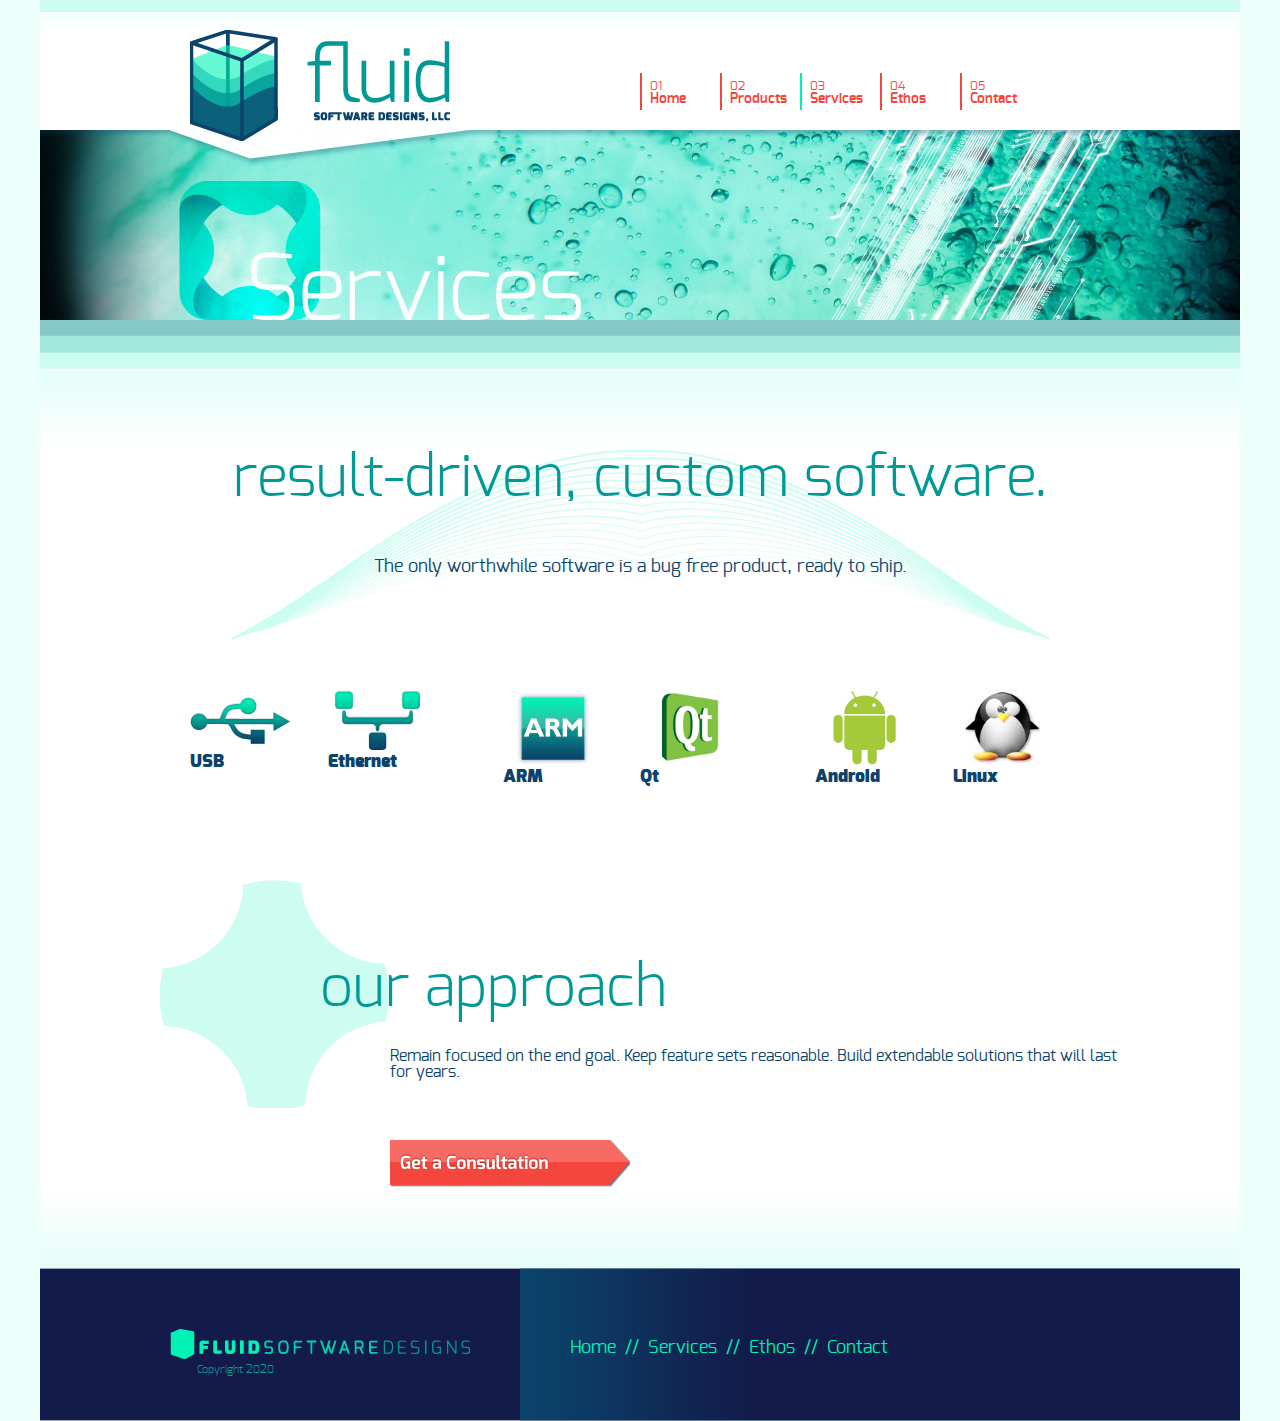
<file: services/index.html>
<HTML>
<meta charset="iso-8859-1">
<meta name="have-i-been-pwned-verification" value="b6209bde2e44aafb3f209b2c2ff60411">

<HEAD>
  <link rel="stylesheet" type="text/css" href="../static/share.css" />
  <link rel="stylesheet" type="text/css" href="../static/font/stylesheet.css" />

  <link rel="stylesheet" type="text/css" href="../static/services.css" />

  <title>Fluid software designs - Services</title>
</HEAD>

<BODY class="body">
  <div class="services_main_page">


    <div class="header">
      <div class="header_left">
      </div>
      <div class="header_angle">
        <div class="header_logo_tank"></div>
        <div class="header_logo_notank"></div>
      </div>

      <div class="header_right">
        <div class="header_nav_container">
          <div class="header_nav_container_item">
            <a href="index.html">
              <div class="header_nav_number">01</div>
              <div class="header_nav_text">Home</div>
            </a>
          </div>
        </div>
        <div class="header_nav_container">
          <div class="header_nav_container_item">
            <a href="products/index.html">
              <div class="header_nav_number">02</div>
              <div class="header_nav_text">Products</div>
            </a>
          </div>
        </div>
        <div class="header_nav_container">
          <div class="header_nav_container_current_item">
            <a href="services/index.html">
              <div class="header_nav_number">03</div>
              <div class="header_nav_text">Services</div>
            </a>
          </div>
        </div>
        <div class="header_nav_container">
          <div class="header_nav_container_item">
            <a href="ethos/index.html">
              <div class="header_nav_number">04</div>
              <div class="header_nav_text">Ethos</div>
            </a>
          </div>
        </div>
        <div class="header_nav_container">
          <div class="header_nav_container_item">
            <a href="contact/index.html">
              <div class="header_nav_number">05</div>
              <div class="header_nav_text">Contact</div>
            </a>
          </div>
        </div>
      </div>
    </div>
    <div style="clear: both;"></div>



    <div class="services_lead_msg"></div>
    <div class="services_lead_msg_shadow"></div>
    <div class="services_desc_container">
      <div class="services_desc_title">result-driven, custom software.</div>
      <div class="services_desc_content">The only worthwhile software is a bug free product, ready to ship.</div>
    </div>



    <div class="services_tech_container">
      <div class="services_tech_container_left">
        <div class="services_tech_icon_usb"></div>
        <div class="services_tech_title">USB</div>
        <div class="services_tech_desc"></div>
      </div>

      <div class="services_tech_container_right">
        <div class="services_tech_icon_ethernet"></div>
        <div class="services_tech_title">Ethernet</div>
        <div class="services_tech_desc"></div>
      </div>
      <div style="clear: both;"></div>

      <div class="services_tech_container_left">
        <div class="services_tech_icon_arm"></div>
        <div class="services_tech_title">ARM</div>
        <div class="services_tech_desc"></div>
      </div>

      <div class="services_tech_container_right">
        <div class="services_tech_icon_qt"></div>
        <div class="services_tech_title">Qt</div>
        <div class="services_tech_desc"></div>
      </div>
      <div style="clear: both;"></div>

      <div class="services_tech_container_left">
        <div class="services_tech_icon_android"></div>
        <div class="services_tech_title">Android</div>
        <div class="services_tech_desc"></div>
      </div>

      <div class="services_tech_container_right">
        <div class="services_tech_icon_linux"></div>
        <div class="services_tech_title">Linux</div>
        <div class="services_tech_desc"></div>
      </div>
      <div style="clear: both;"></div>
    </div>

    <div class="services_hub"></div>
    <div class="services_method_container">
      <div class="services_method_title">our approach</div>
      <div class="services_method_desc">
        Remain focused on the end goal. Keep feature sets reasonable. Build extendable solutions that will last for
        years.
        <a href="../contact/index.html">
          <div class="services_method_consultation"></div>
        </a>
      </div>
    </div>



    <div>
      <div class="footer_shadow"></div>
    </div>


    <div class="footer_left">
      <div class="footer_logo"></div>
      <div class="footer_copyright">Copyright 2020</div>
    </div>
    <div class="footer_right">
      <div class="footer_text">
        <div class="footer_text_item"><a href="../index.html">Home</a></div>
        <div class="footer_text_item">//</div>
        <div class="footer_text_item"><a href="index.html">Services</a></div>
        <div class="footer_text_item">//</div>
        <!--
        <div class="footer_text_item"><a href="/work">Work</a></div>
        <div class="footer_text_item">//</div>
-->
        <div class="footer_text_item"><a href="../ethos/index.html">Ethos</a></div>
        <div class="footer_text_item">//</div>
        <div class="footer_text_item"><a href="../contact/index.html">Contact</a></div>
      </div>
    </div>
  </div>
</BODY>

</HTML>
</file>
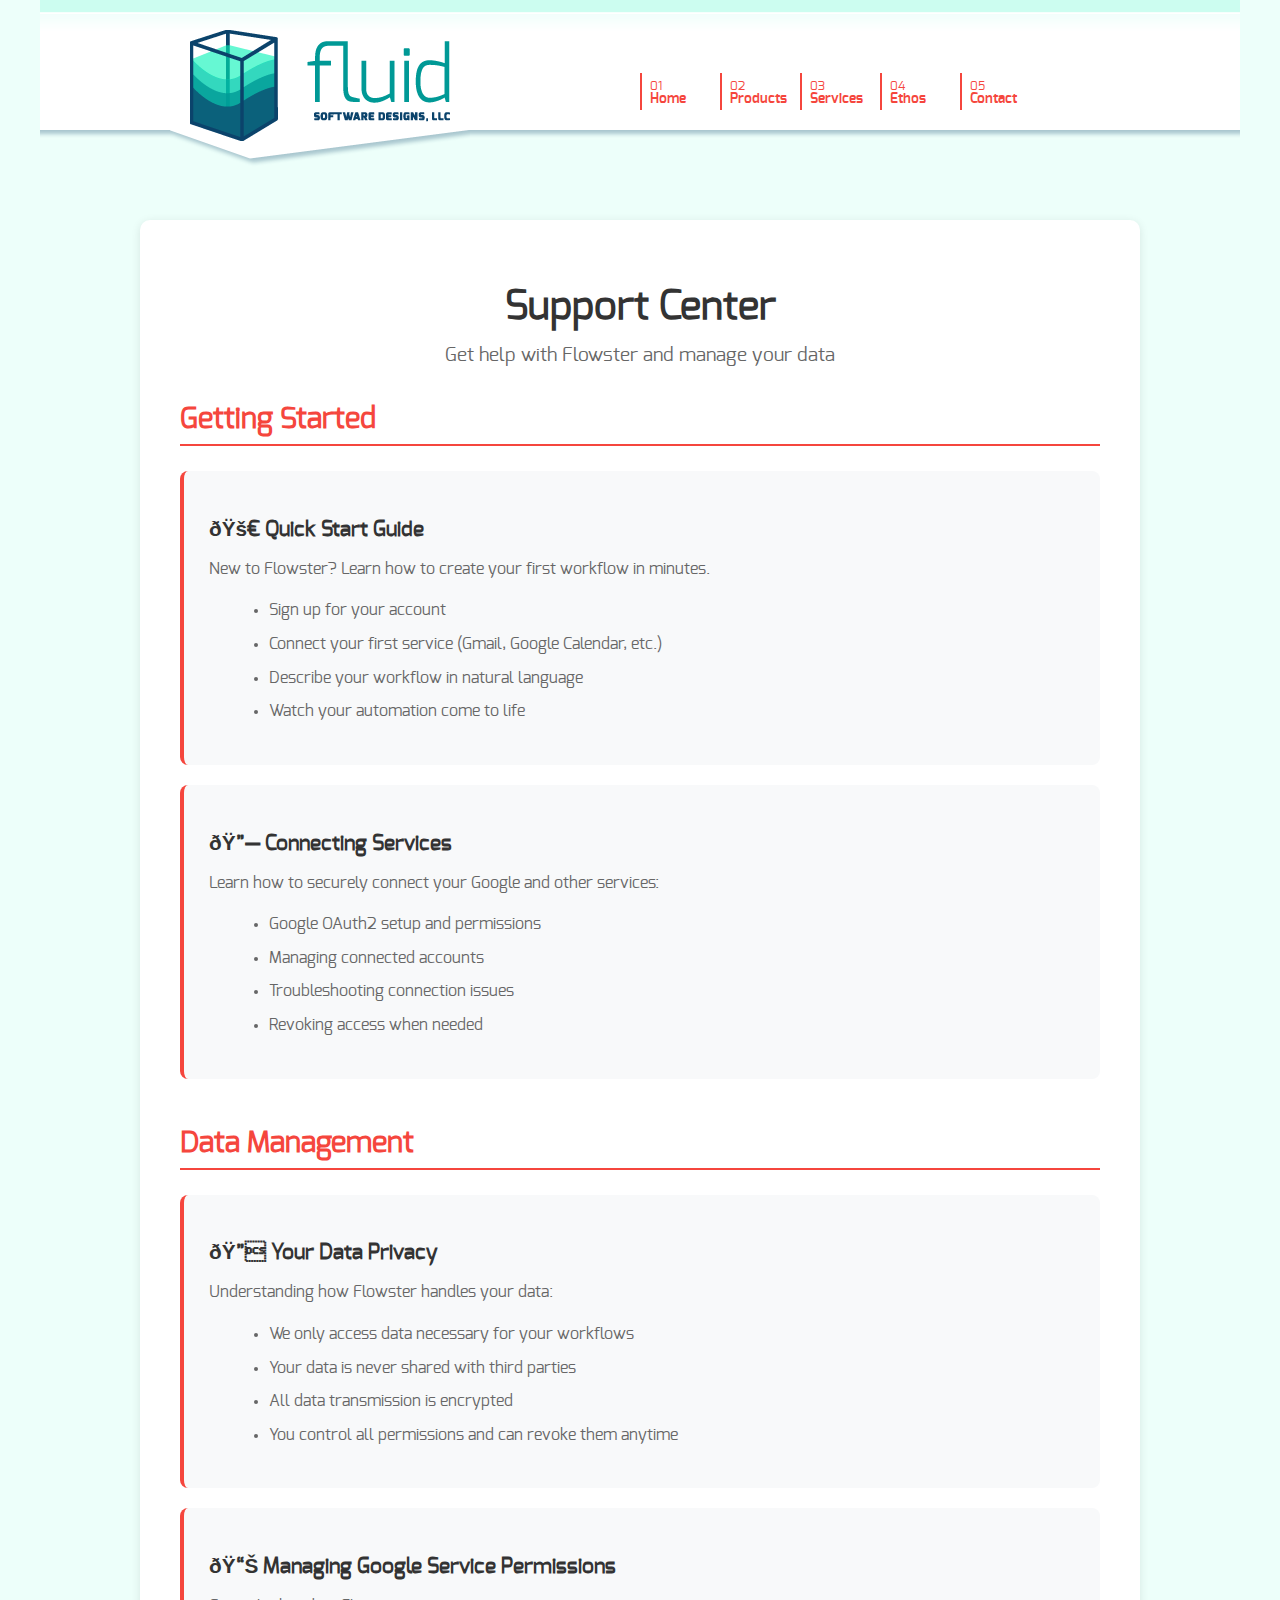
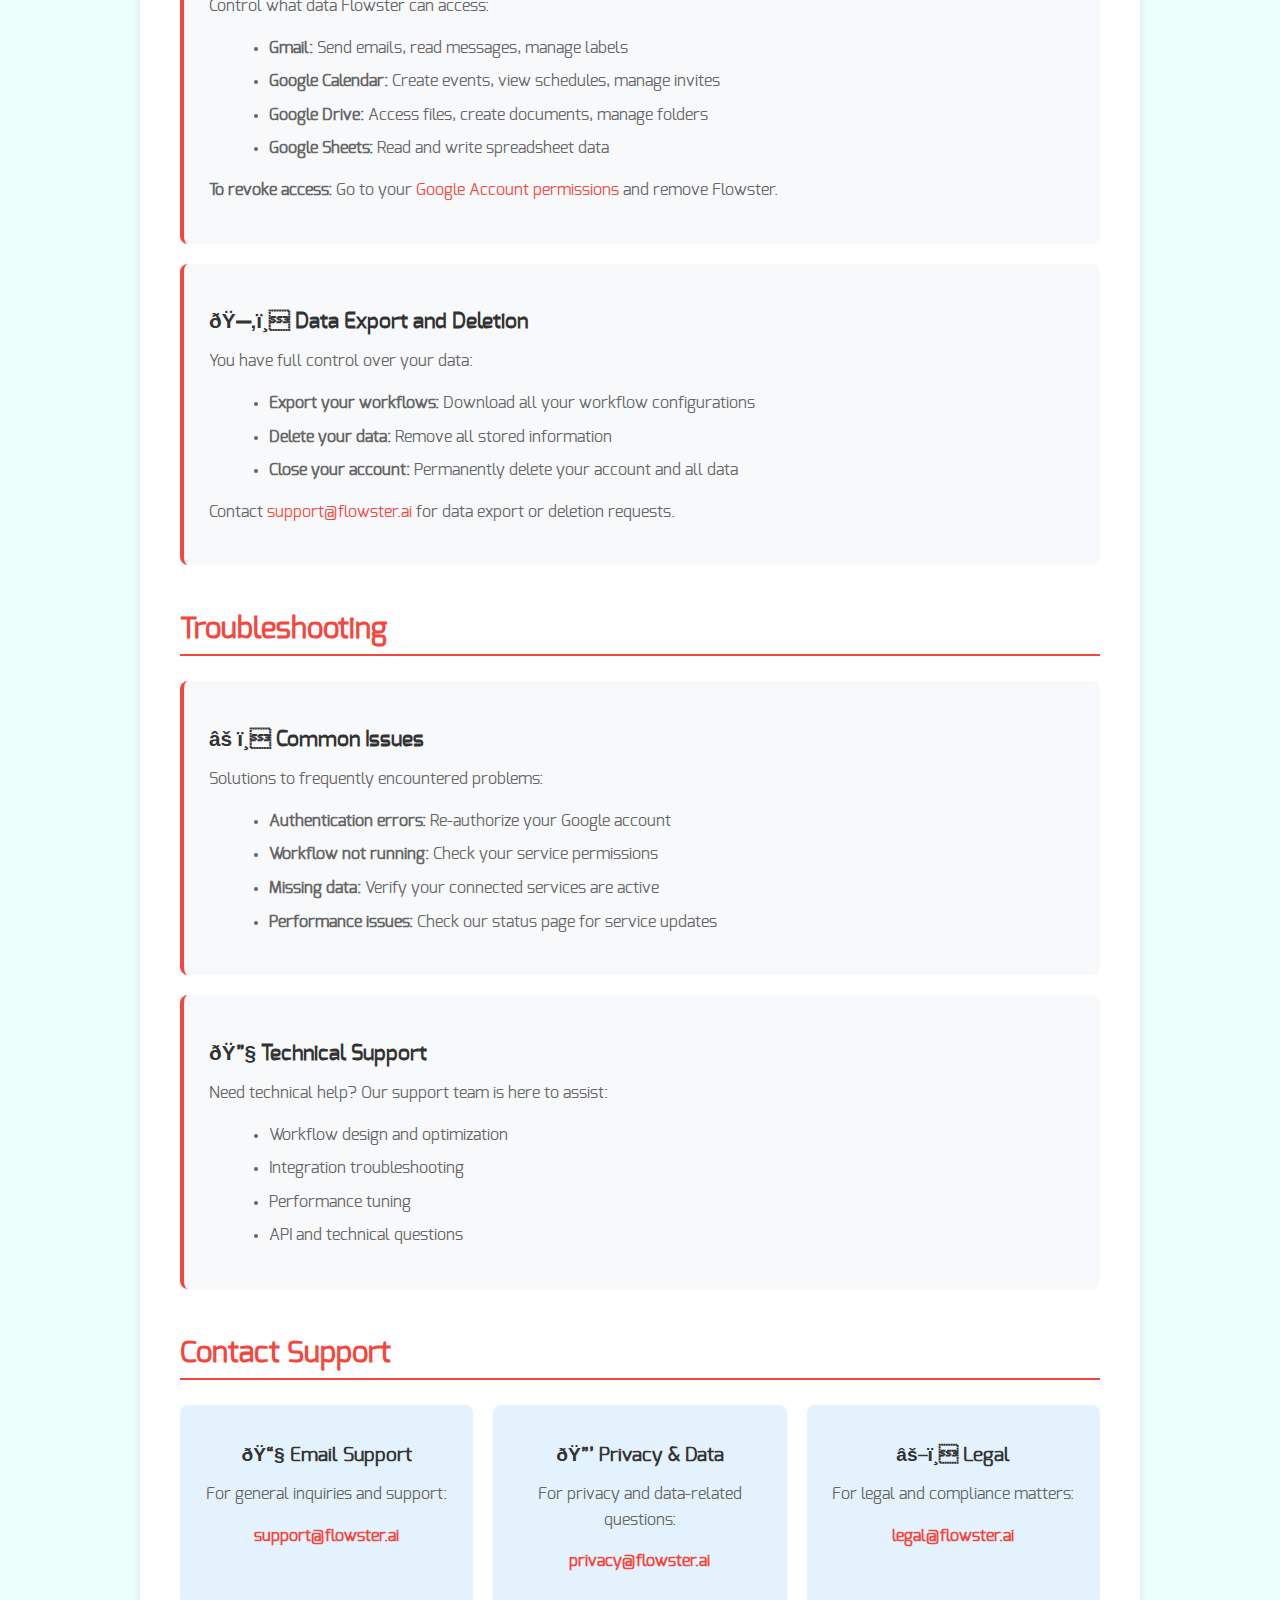
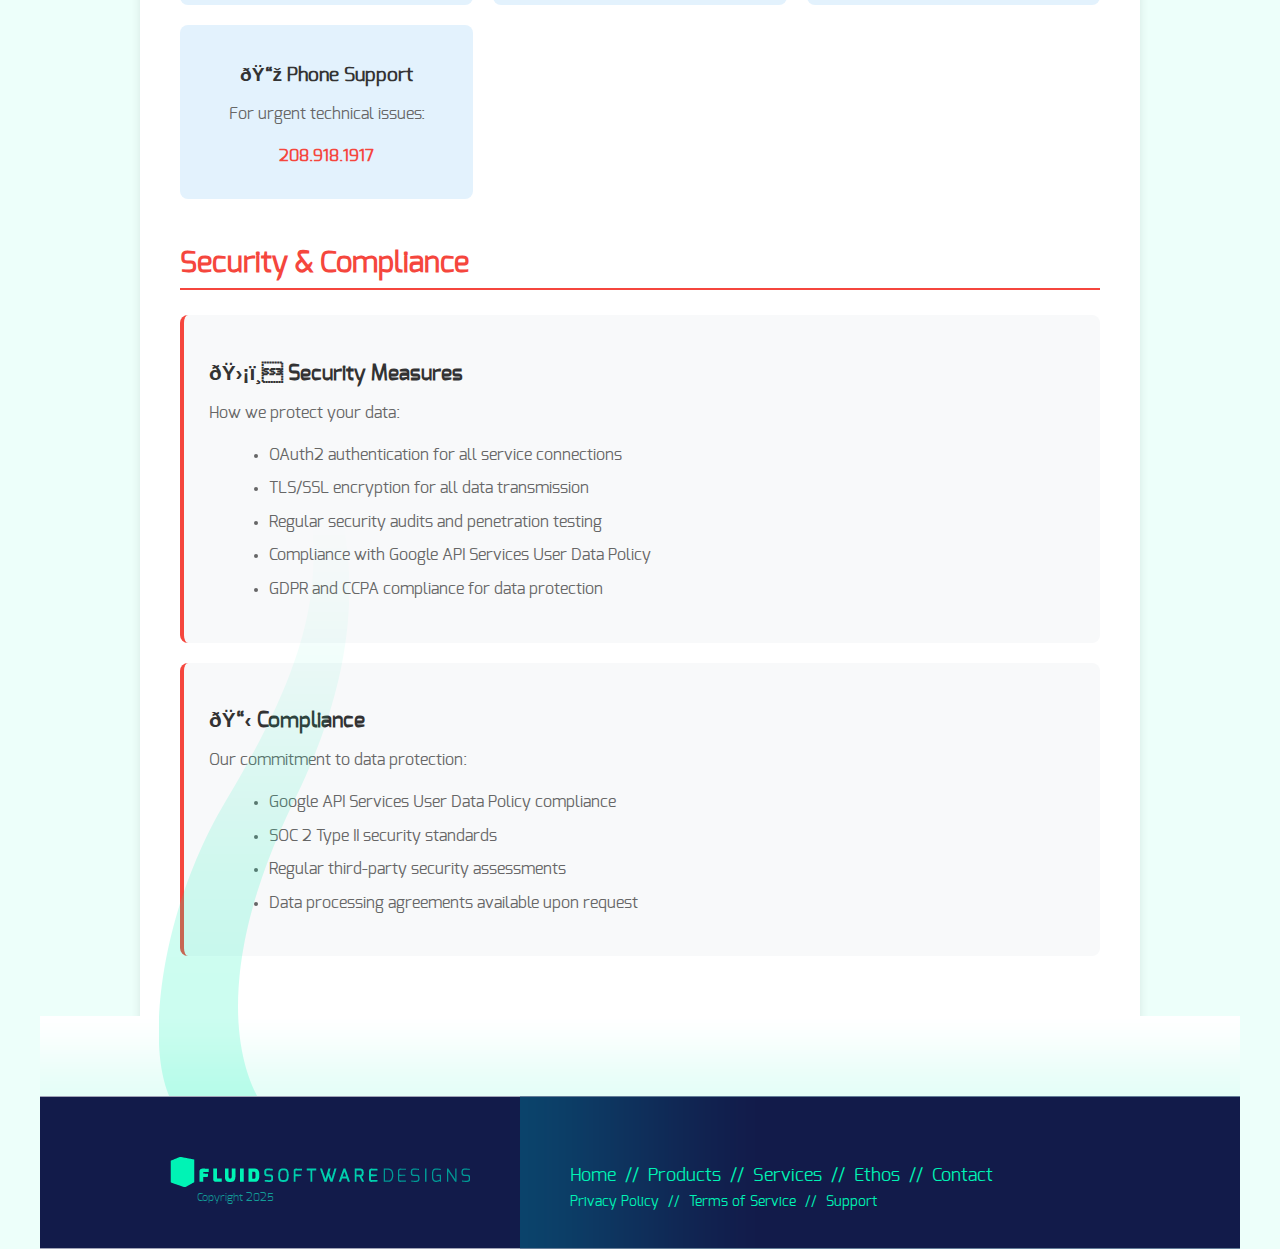
<file: support/index.html>
<!DOCTYPE html>
<html>

<head>
    <meta charset="iso-8859-1">
    <meta name="have-i-been-pwned-verification" value="b6209bde2e44aafb3f209b2c2ff60411">
    <link rel="stylesheet" type="text/css" href="../static/share.css" />
    <link rel="stylesheet" type="text/css" href="../static/font/stylesheet.css" />
    <title>Flowster Automation - Support</title>
</head>

<body class="body">
    <div class="support_main_page">
        <!-- Header Navigation -->
        <div class="header">
            <div class="header_left"></div>
            <div class="header_angle">
                <div class="header_logo_tank"></div>
                <div class="header_logo_notank"></div>
            </div>
            <div class="header_right">
                <div class="header_nav_container">
                    <div class="header_nav_container_item">
                        <a href="../index.html">
                            <div class="header_nav_number">01</div>
                            <div class="header_nav_text">Home</div>
                        </a>
                    </div>
                </div>
                <div class="header_nav_container">
                    <div class="header_nav_container_item">
                        <a href="../products/index.html">
                            <div class="header_nav_number">02</div>
                            <div class="header_nav_text">Products</div>
                        </a>
                    </div>
                </div>
                <div class="header_nav_container">
                    <div class="header_nav_container_item">
                        <a href="../services/index.html">
                            <div class="header_nav_number">03</div>
                            <div class="header_nav_text">Services</div>
                        </a>
                    </div>
                </div>
                <div class="header_nav_container">
                    <div class="header_nav_container_item">
                        <a href="../ethos/index.html">
                            <div class="header_nav_number">04</div>
                            <div class="header_nav_text">Ethos</div>
                        </a>
                    </div>
                </div>
                <div class="header_nav_container">
                    <div class="header_nav_container_item">
                        <a href="../contact/index.html">
                            <div class="header_nav_number">05</div>
                            <div class="header_nav_text">Contact</div>
                        </a>
                    </div>
                </div>
            </div>
        </div>
        <div style="clear: both;"></div>

        <!-- Support Content -->
        <div class="support_content">
            <div class="support_container">
                <h1>Support Center</h1>
                <p class="support_subtitle">Get help with Flowster and manage your data</p>

                <div class="support_section">
                    <h2>Getting Started</h2>

                    <div class="support_card">
                        <h3>🚀 Quick Start Guide</h3>
                        <p>New to Flowster? Learn how to create your first workflow in minutes.</p>
                        <ul>
                            <li>Sign up for your account</li>
                            <li>Connect your first service (Gmail, Google Calendar, etc.)</li>
                            <li>Describe your workflow in natural language</li>
                            <li>Watch your automation come to life</li>
                        </ul>
                    </div>

                    <div class="support_card">
                        <h3>🔗 Connecting Services</h3>
                        <p>Learn how to securely connect your Google and other services:</p>
                        <ul>
                            <li>Google OAuth2 setup and permissions</li>
                            <li>Managing connected accounts</li>
                            <li>Troubleshooting connection issues</li>
                            <li>Revoking access when needed</li>
                        </ul>
                    </div>
                </div>

                <div class="support_section">
                    <h2>Data Management</h2>

                    <div class="support_card">
                        <h3>🔐 Your Data Privacy</h3>
                        <p>Understanding how Flowster handles your data:</p>
                        <ul>
                            <li>We only access data necessary for your workflows</li>
                            <li>Your data is never shared with third parties</li>
                            <li>All data transmission is encrypted</li>
                            <li>You control all permissions and can revoke them anytime</li>
                        </ul>
                    </div>

                    <div class="support_card">
                        <h3>📊 Managing Google Service Permissions</h3>
                        <p>Control what data Flowster can access:</p>
                        <ul>
                            <li><strong>Gmail:</strong> Send emails, read messages, manage labels</li>
                            <li><strong>Google Calendar:</strong> Create events, view schedules, manage invites</li>
                            <li><strong>Google Drive:</strong> Access files, create documents, manage folders</li>
                            <li><strong>Google Sheets:</strong> Read and write spreadsheet data</li>
                        </ul>
                        <p><strong>To revoke access:</strong> Go to your <a
                                href="https://myaccount.google.com/permissions" target="_blank">Google Account
                                permissions</a> and remove Flowster.</p>
                    </div>

                    <div class="support_card">
                        <h3>🗂️ Data Export and Deletion</h3>
                        <p>You have full control over your data:</p>
                        <ul>
                            <li><strong>Export your workflows:</strong> Download all your workflow configurations</li>
                            <li><strong>Delete your data:</strong> Remove all stored information</li>
                            <li><strong>Close your account:</strong> Permanently delete your account and all data</li>
                        </ul>
                        <p>Contact <a href="mailto:support@flowster.ai">support@flowster.ai</a> for data export or
                            deletion requests.</p>
                    </div>
                </div>

                <div class="support_section">
                    <h2>Troubleshooting</h2>

                    <div class="support_card">
                        <h3>⚠️ Common Issues</h3>
                        <p>Solutions to frequently encountered problems:</p>
                        <ul>
                            <li><strong>Authentication errors:</strong> Re-authorize your Google account</li>
                            <li><strong>Workflow not running:</strong> Check your service permissions</li>
                            <li><strong>Missing data:</strong> Verify your connected services are active</li>
                            <li><strong>Performance issues:</strong> Check our status page for service updates</li>
                        </ul>
                    </div>

                    <div class="support_card">
                        <h3>🔧 Technical Support</h3>
                        <p>Need technical help? Our support team is here to assist:</p>
                        <ul>
                            <li>Workflow design and optimization</li>
                            <li>Integration troubleshooting</li>
                            <li>Performance tuning</li>
                            <li>API and technical questions</li>
                        </ul>
                    </div>
                </div>

                <div class="support_section">
                    <h2>Contact Support</h2>

                    <div class="support_contact_grid">
                        <div class="support_contact_card">
                            <h3>📧 Email Support</h3>
                            <p>For general inquiries and support:</p>
                            <p><a href="mailto:support@flowster.ai">support@flowster.ai</a></p>
                        </div>

                        <div class="support_contact_card">
                            <h3>🔒 Privacy & Data</h3>
                            <p>For privacy and data-related questions:</p>
                            <p><a href="mailto:privacy@flowster.ai">privacy@flowster.ai</a></p>
                        </div>

                        <div class="support_contact_card">
                            <h3>⚖️ Legal</h3>
                            <p>For legal and compliance matters:</p>
                            <p><a href="mailto:legal@flowster.ai">legal@flowster.ai</a></p>
                        </div>

                        <div class="support_contact_card">
                            <h3>📞 Phone Support</h3>
                            <p>For urgent technical issues:</p>
                            <p><a href="tel:+12089181917">208.918.1917</a></p>
                        </div>
                    </div>
                </div>

                <div class="support_section">
                    <h2>Security & Compliance</h2>

                    <div class="support_card">
                        <h3>🛡️ Security Measures</h3>
                        <p>How we protect your data:</p>
                        <ul>
                            <li>OAuth2 authentication for all service connections</li>
                            <li>TLS/SSL encryption for all data transmission</li>
                            <li>Regular security audits and penetration testing</li>
                            <li>Compliance with Google API Services User Data Policy</li>
                            <li>GDPR and CCPA compliance for data protection</li>
                        </ul>
                    </div>

                    <div class="support_card">
                        <h3>📋 Compliance</h3>
                        <p>Our commitment to data protection:</p>
                        <ul>
                            <li>Google API Services User Data Policy compliance</li>
                            <li>SOC 2 Type II security standards</li>
                            <li>Regular third-party security assessments</li>
                            <li>Data processing agreements available upon request</li>
                        </ul>
                    </div>
                </div>
            </div>
        </div>



        <div>
            <div class="footer_swish"></div>
            <div class="footer_shadow"></div>
        </div>

        <div class="footer_left">
            <div class="footer_logo"></div>
            <div class="footer_copyright">Copyright 2025</div>
        </div>
        <div class="footer_right">
            <div class="footer_text">
                <div class="footer_text_item"><a href="../index.html">Home</a></div>
                <div class="footer_text_item">//</div>
                <div class="footer_text_item"><a href="../products/index.html">Products</a></div>
                <div class="footer_text_item">//</div>
                <div class="footer_text_item"><a href="../services/index.html">Services</a></div>
                <div class="footer_text_item">//</div>
                <div class="footer_text_item"><a href="../ethos/index.html">Ethos</a></div>
                <div class="footer_text_item">//</div>
                <div class="footer_text_item"><a href="../contact/index.html">Contact</a></div>
            </div>
            <div style="clear: both;"></div>
            <div class="footer_legal_links">
                <div class="footer_text_item"><a href="../privacy/index.html">Privacy Policy</a></div>
                <div class="footer_text_item">//</div>
                <div class="footer_text_item"><a href="../terms/index.html">Terms of Service</a></div>
                <div class="footer_text_item">//</div>
                <div class="footer_text_item"><a href="index.html">Support</a></div>
            </div>
        </div>
    </div>
    <style>
        .support_main_page {
            background-color: #edfffa;
            margin-left: auto;
            margin-right: auto;
            width: 1200px;
            min-height: 100vh;
        }

        .support_content {
            max-width: 1000px;
            margin: 50px auto;
            padding: 0 20px;
        }

        .support_container {
            background: white;
            padding: 40px;
            border-radius: 10px;
            box-shadow: 0 2px 10px rgba(0, 0, 0, 0.1);
        }

        .support_container h1 {
            font-family: ExoRegular, verdana, helvetica, sans-serif;
            color: #333;
            font-size: 2.5rem;
            margin-bottom: 10px;
            text-align: center;
        }

        .support_subtitle {
            font-family: ExoRegular, verdana, helvetica, sans-serif;
            color: #666;
            font-size: 1.2rem;
            text-align: center;
            margin-bottom: 40px;
        }

        .support_section {
            margin-bottom: 50px;
        }

        .support_section h2 {
            font-family: ExoRegular, verdana, helvetica, sans-serif;
            color: #f5463d;
            font-size: 1.8rem;
            margin-bottom: 25px;
            border-bottom: 2px solid #f5463d;
            padding-bottom: 10px;
        }

        .support_card {
            background: #f8f9fa;
            padding: 25px;
            border-radius: 8px;
            margin-bottom: 20px;
            border-left: 4px solid #f5463d;
        }

        .support_card h3 {
            font-family: ExoRegular, verdana, helvetica, sans-serif;
            color: #333;
            font-size: 1.3rem;
            margin-bottom: 15px;
        }

        .support_card p {
            font-family: ExoRegular, verdana, helvetica, sans-serif;
            color: #666;
            line-height: 1.6;
            margin-bottom: 15px;
        }

        .support_card ul {
            margin-left: 20px;
            margin-bottom: 15px;
        }

        .support_card li {
            font-family: ExoRegular, verdana, helvetica, sans-serif;
            color: #666;
            line-height: 1.6;
            margin-bottom: 8px;
        }

        .support_card a {
            color: #f5463d;
            text-decoration: none;
        }

        .support_card a:hover {
            text-decoration: underline;
        }

        .support_contact_grid {
            display: grid;
            grid-template-columns: repeat(auto-fit, minmax(240px, 1fr));
            gap: 20px;
        }

        .support_contact_card {
            background: #e3f2fd;
            padding: 20px;
            border-radius: 8px;
            text-align: center;
        }

        .support_contact_card h3 {
            font-family: ExoRegular, verdana, helvetica, sans-serif;
            color: #333;
            font-size: 1.2rem;
            margin-bottom: 10px;
        }

        .support_contact_card p {
            font-family: ExoRegular, verdana, helvetica, sans-serif;
            color: #666;
            line-height: 1.6;
            margin-bottom: 10px;
        }

        .support_contact_card a {
            color: #f5463d;
            text-decoration: none;
            font-weight: bold;
        }

        .support_contact_card a:hover {
            text-decoration: underline;
        }

        /* Mobile responsiveness */
        @media (max-width: 768px) {
            .support_main_page {
                width: 100%;
                margin: 0;
            }

            .support_content {
                margin: 20px auto;
                padding: 0 10px;
            }

            .support_container {
                padding: 20px;
            }

            .support_container h1 {
                font-size: 2rem;
            }

            .support_section h2 {
                font-size: 1.5rem;
            }

            .support_contact_grid {
                grid-template-columns: 1fr;
            }
        }
    </style>
</body>

</html>
</file>
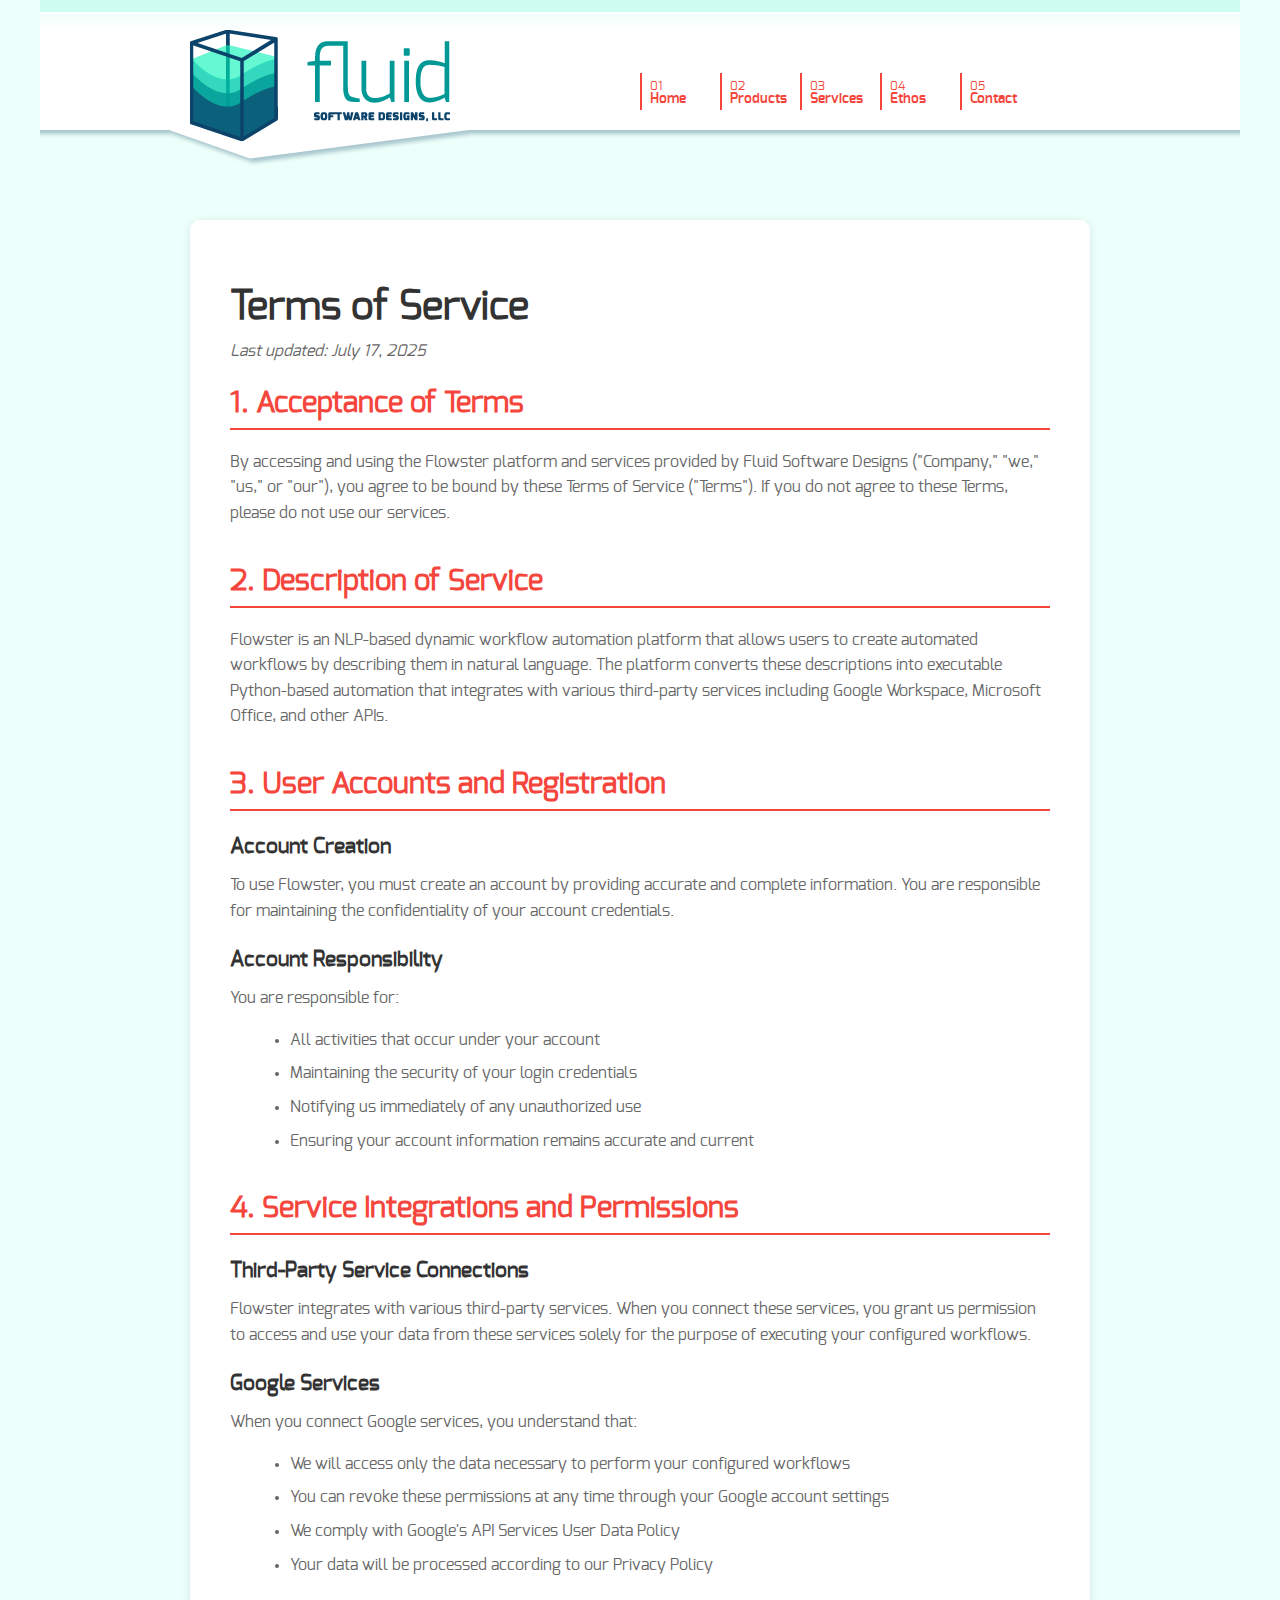
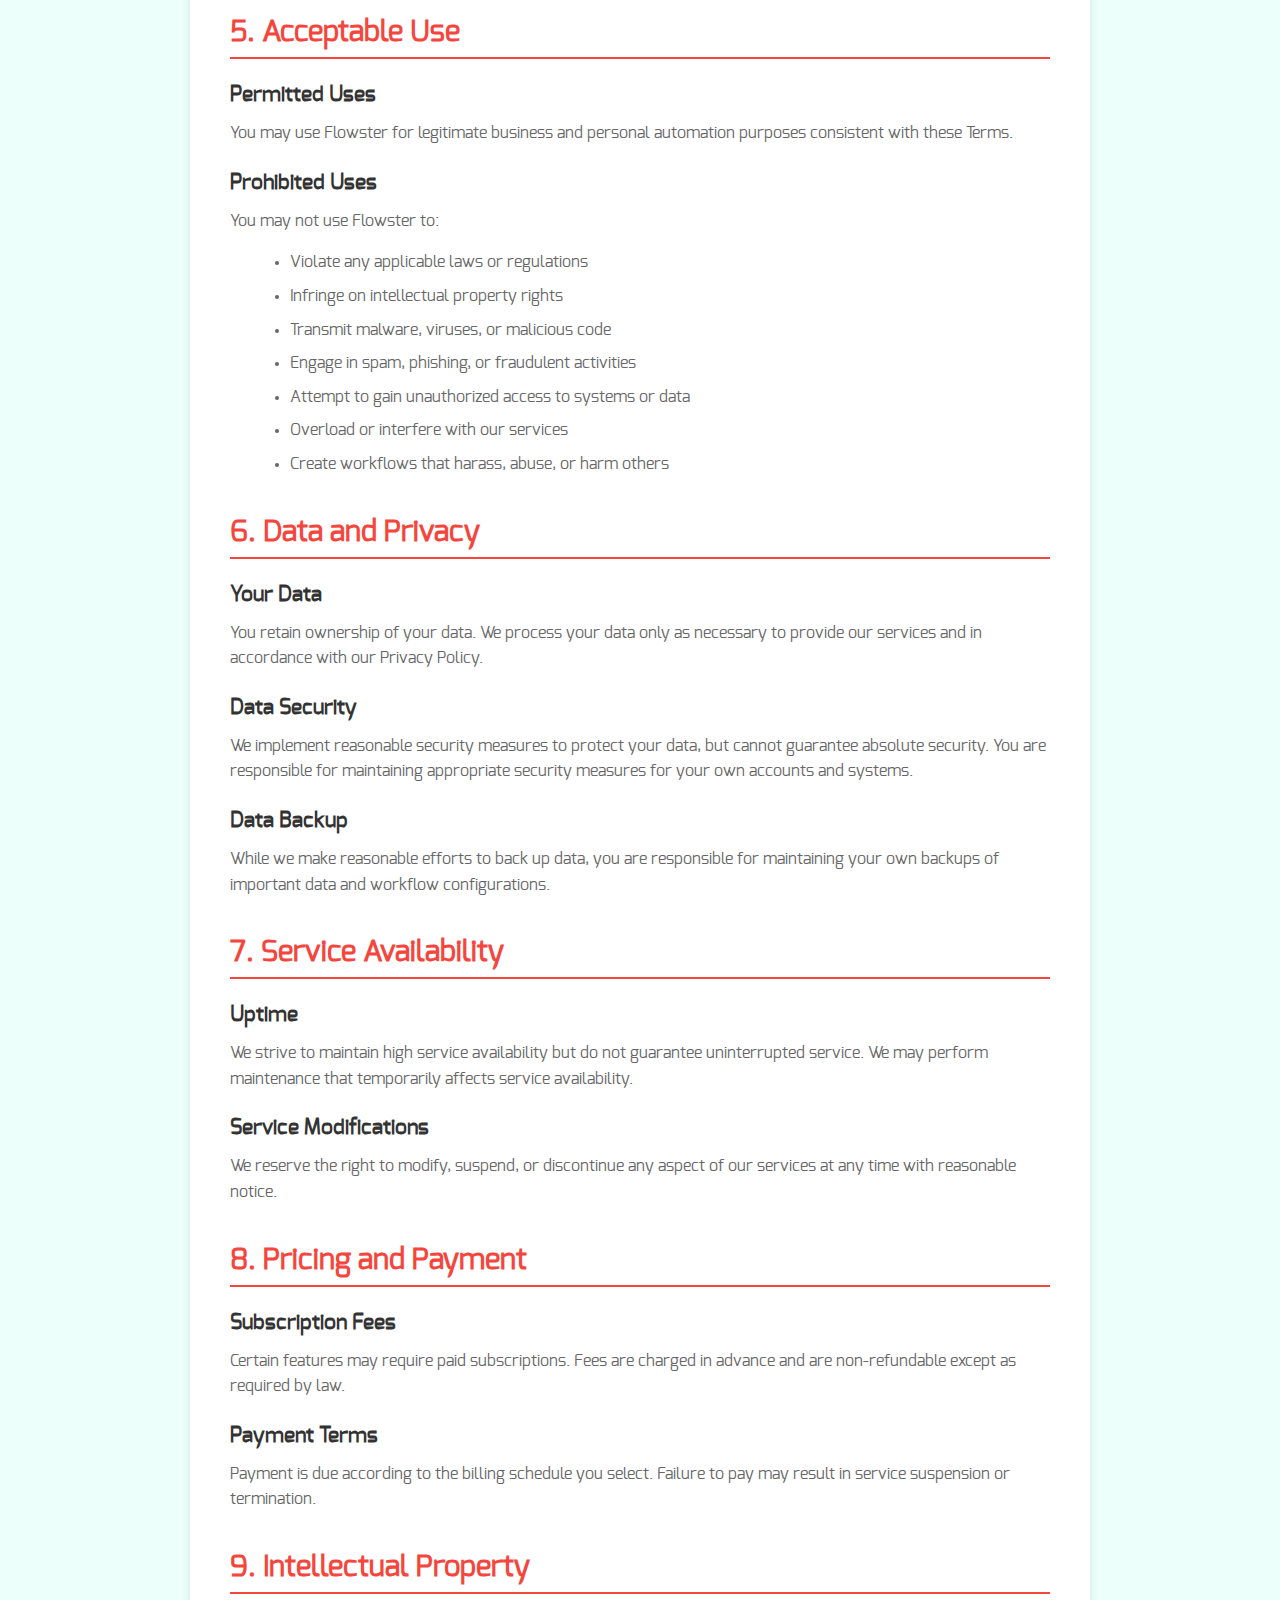
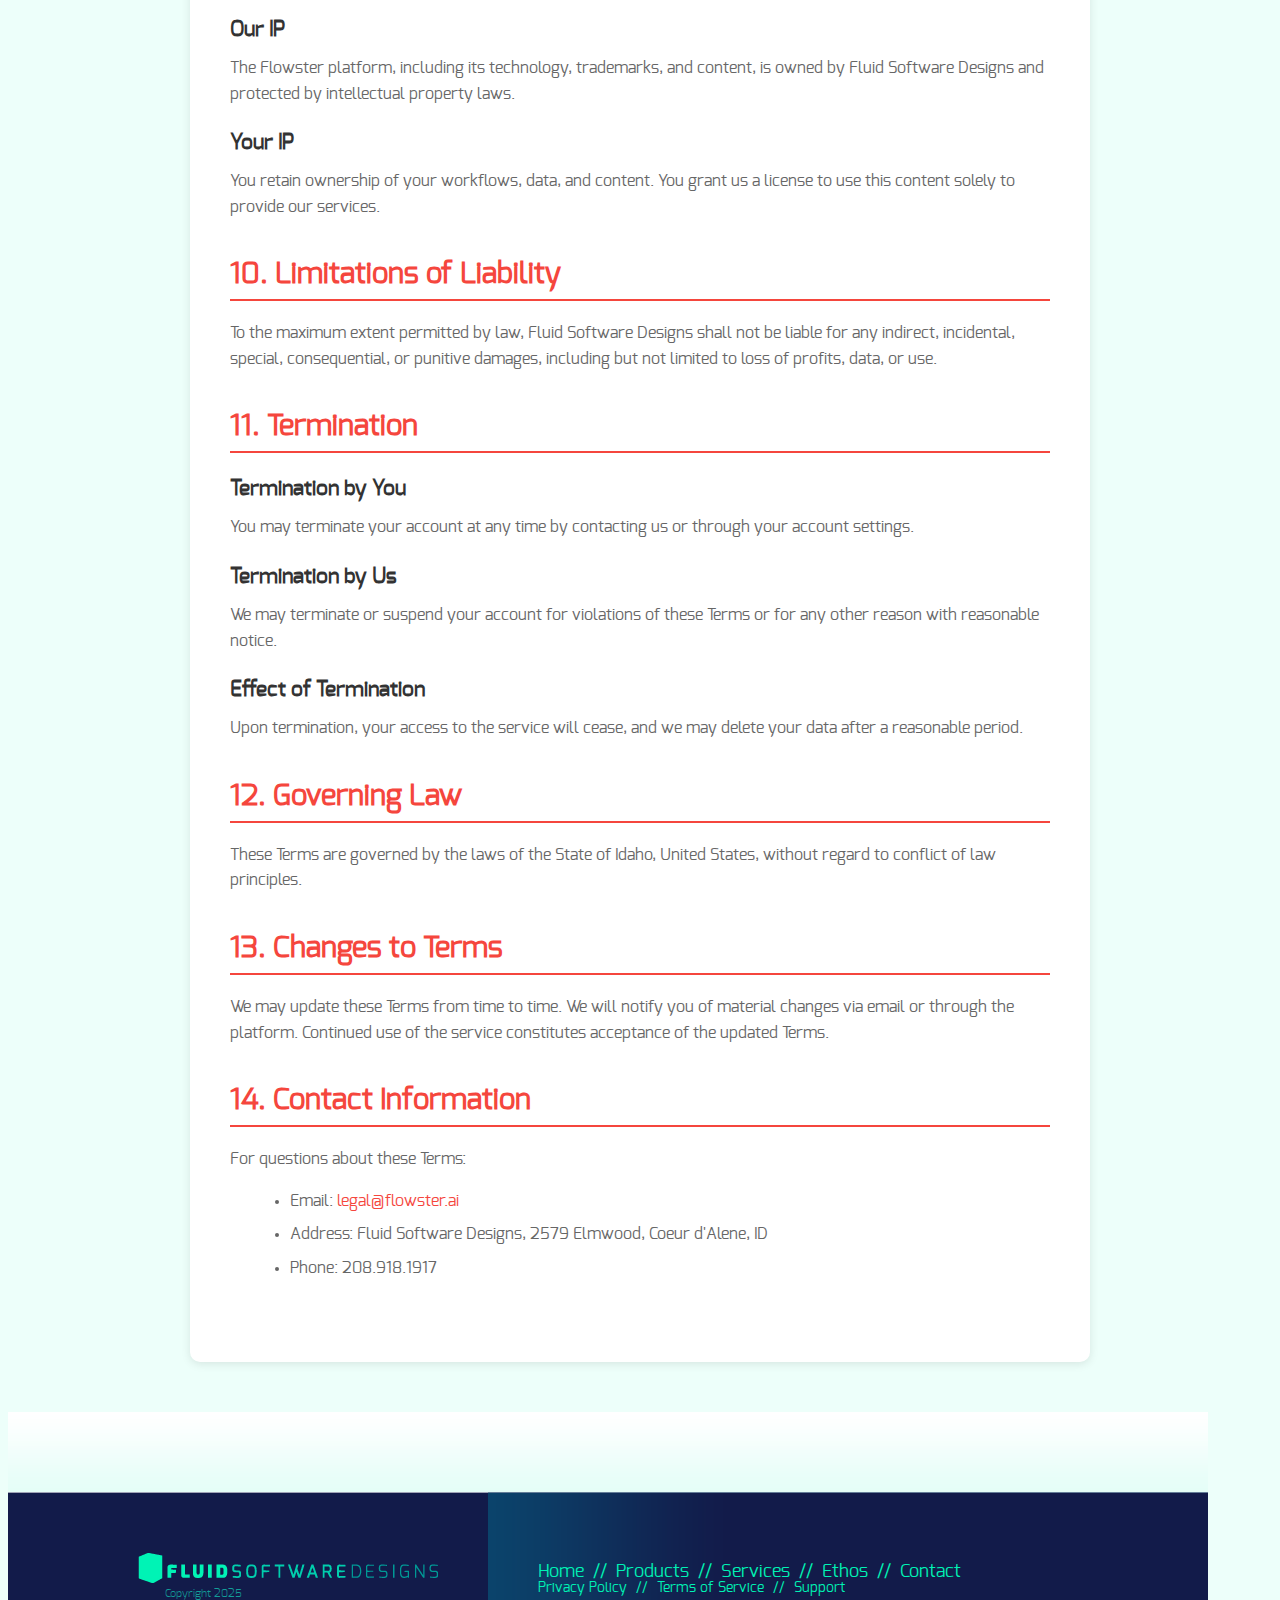
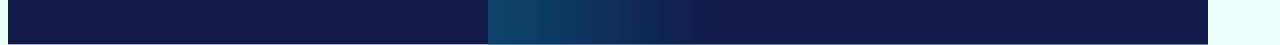
<file: terms/index.html>
<!DOCTYPE html>
<html>

<head>
    <meta charset="iso-8859-1">
    <meta name="have-i-been-pwned-verification" value="b6209bde2e44aafb3f209b2c2ff60411">
    <link rel="stylesheet" type="text/css" href="../static/share.css" />
    <link rel="stylesheet" type="text/css" href="../static/font/stylesheet.css" />
    <title>Flowster Automation - Terms of Service</title>
</head>

<body class="body">
    <div class="terms_main_page">
        <!-- Header Navigation -->
        <div class="header">
            <div class="header_left"></div>
            <div class="header_angle">
                <div class="header_logo_tank"></div>
                <div class="header_logo_notank"></div>
            </div>
            <div class="header_right">
                <div class="header_nav_container">
                    <div class="header_nav_container_item">
                        <a href="../index.html">
                            <div class="header_nav_number">01</div>
                            <div class="header_nav_text">Home</div>
                        </a>
                    </div>
                </div>
                <div class="header_nav_container">
                    <div class="header_nav_container_item">
                        <a href="../products/index.html">
                            <div class="header_nav_number">02</div>
                            <div class="header_nav_text">Products</div>
                        </a>
                    </div>
                </div>
                <div class="header_nav_container">
                    <div class="header_nav_container_item">
                        <a href="../services/index.html">
                            <div class="header_nav_number">03</div>
                            <div class="header_nav_text">Services</div>
                        </a>
                    </div>
                </div>
                <div class="header_nav_container">
                    <div class="header_nav_container_item">
                        <a href="../ethos/index.html">
                            <div class="header_nav_number">04</div>
                            <div class="header_nav_text">Ethos</div>
                        </a>
                    </div>
                </div>
                <div class="header_nav_container">
                    <div class="header_nav_container_item">
                        <a href="../contact/index.html">
                            <div class="header_nav_number">05</div>
                            <div class="header_nav_text">Contact</div>
                        </a>
                    </div>
                </div>
            </div>
        </div>
        <div style="clear: both;"></div>

        <!-- Terms of Service Content -->
        <div class="terms_content">
            <div class="terms_container">
                <h1>Terms of Service</h1>
                <p class="last_updated">Last updated: July 17, 2025</p>

                <div class="terms_section">
                    <h2>1. Acceptance of Terms</h2>
                    <p>By accessing and using the Flowster platform and services provided by Fluid Software Designs
                        ("Company," "we," "us," or "our"), you agree to be bound by these Terms of Service ("Terms"). If
                        you do not agree to these Terms, please do not use our services.</p>
                </div>

                <div class="terms_section">
                    <h2>2. Description of Service</h2>
                    <p>Flowster is an NLP-based dynamic workflow automation platform that allows users to create
                        automated workflows by describing them in natural language. The platform converts these
                        descriptions into executable Python-based automation that integrates with various third-party
                        services including Google Workspace, Microsoft Office, and other APIs.</p>
                </div>

                <div class="terms_section">
                    <h2>3. User Accounts and Registration</h2>

                    <h3>Account Creation</h3>
                    <p>To use Flowster, you must create an account by providing accurate and complete information. You
                        are responsible for maintaining the confidentiality of your account credentials.</p>

                    <h3>Account Responsibility</h3>
                    <p>You are responsible for:</p>
                    <ul>
                        <li>All activities that occur under your account</li>
                        <li>Maintaining the security of your login credentials</li>
                        <li>Notifying us immediately of any unauthorized use</li>
                        <li>Ensuring your account information remains accurate and current</li>
                    </ul>
                </div>

                <div class="terms_section">
                    <h2>4. Service Integrations and Permissions</h2>

                    <h3>Third-Party Service Connections</h3>
                    <p>Flowster integrates with various third-party services. When you connect these services, you grant
                        us permission to access and use your data from these services solely for the purpose of
                        executing your configured workflows.</p>

                    <h3>Google Services</h3>
                    <p>When you connect Google services, you understand that:</p>
                    <ul>
                        <li>We will access only the data necessary to perform your configured workflows</li>
                        <li>You can revoke these permissions at any time through your Google account settings</li>
                        <li>We comply with Google's API Services User Data Policy</li>
                        <li>Your data will be processed according to our Privacy Policy</li>
                    </ul>
                </div>

                <div class="terms_section">
                    <h2>5. Acceptable Use</h2>

                    <h3>Permitted Uses</h3>
                    <p>You may use Flowster for legitimate business and personal automation purposes consistent with
                        these Terms.</p>

                    <h3>Prohibited Uses</h3>
                    <p>You may not use Flowster to:</p>
                    <ul>
                        <li>Violate any applicable laws or regulations</li>
                        <li>Infringe on intellectual property rights</li>
                        <li>Transmit malware, viruses, or malicious code</li>
                        <li>Engage in spam, phishing, or fraudulent activities</li>
                        <li>Attempt to gain unauthorized access to systems or data</li>
                        <li>Overload or interfere with our services</li>
                        <li>Create workflows that harass, abuse, or harm others</li>
                    </ul>
                </div>

                <div class="terms_section">
                    <h2>6. Data and Privacy</h2>

                    <h3>Your Data</h3>
                    <p>You retain ownership of your data. We process your data only as necessary to provide our services
                        and in accordance with our Privacy Policy.</p>

                    <h3>Data Security</h3>
                    <p>We implement reasonable security measures to protect your data, but cannot guarantee absolute
                        security. You are responsible for maintaining appropriate security measures for your own
                        accounts and systems.</p>

                    <h3>Data Backup</h3>
                    <p>While we make reasonable efforts to back up data, you are responsible for maintaining your own
                        backups of important data and workflow configurations.</p>
                </div>

                <div class="terms_section">
                    <h2>7. Service Availability</h2>

                    <h3>Uptime</h3>
                    <p>We strive to maintain high service availability but do not guarantee uninterrupted service. We
                        may perform maintenance that temporarily affects service availability.</p>

                    <h3>Service Modifications</h3>
                    <p>We reserve the right to modify, suspend, or discontinue any aspect of our services at any time
                        with reasonable notice.</p>
                </div>

                <div class="terms_section">
                    <h2>8. Pricing and Payment</h2>

                    <h3>Subscription Fees</h3>
                    <p>Certain features may require paid subscriptions. Fees are charged in advance and are
                        non-refundable except as required by law.</p>

                    <h3>Payment Terms</h3>
                    <p>Payment is due according to the billing schedule you select. Failure to pay may result in service
                        suspension or termination.</p>
                </div>

                <div class="terms_section">
                    <h2>9. Intellectual Property</h2>

                    <h3>Our IP</h3>
                    <p>The Flowster platform, including its technology, trademarks, and content, is owned by Fluid
                        Software Designs and protected by intellectual property laws.</p>

                    <h3>Your IP</h3>
                    <p>You retain ownership of your workflows, data, and content. You grant us a license to use this
                        content solely to provide our services.</p>
                </div>

                <div class="terms_section">
                    <h2>10. Limitations of Liability</h2>
                    <p>To the maximum extent permitted by law, Fluid Software Designs shall not be liable for any
                        indirect, incidental, special, consequential, or punitive damages, including but not limited to
                        loss of profits, data, or use.</p>
                </div>

                <div class="terms_section">
                    <h2>11. Termination</h2>

                    <h3>Termination by You</h3>
                    <p>You may terminate your account at any time by contacting us or through your account settings.</p>

                    <h3>Termination by Us</h3>
                    <p>We may terminate or suspend your account for violations of these Terms or for any other reason
                        with reasonable notice.</p>

                    <h3>Effect of Termination</h3>
                    <p>Upon termination, your access to the service will cease, and we may delete your data after a
                        reasonable period.</p>
                </div>

                <div class="terms_section">
                    <h2>12. Governing Law</h2>
                    <p>These Terms are governed by the laws of the State of Idaho, United States, without regard to
                        conflict of law principles.</p>
                </div>

                <div class="terms_section">
                    <h2>13. Changes to Terms</h2>
                    <p>We may update these Terms from time to time. We will notify you of material changes via email or
                        through the platform. Continued use of the service constitutes acceptance of the updated Terms.
                    </p>
                </div>

                <div class="terms_section">
                    <h2>14. Contact Information</h2>
                    <p>For questions about these Terms:</p>
                    <ul>
                        <li>Email: <a href="mailto:legal@flowster.ai">legal@flowster.ai</a></li>
                        <li>Address: Fluid Software Designs, 2579 Elmwood, Coeur d'Alene, ID</li>
                        <li>Phone: 208.918.1917</li>
                    </ul>
                </div>
            </div>
        </div>
    </div>

    <!-- Existing Footer Structure -->
    <div>
        <div class="footer_shadow"></div>
    </div>

    <div class="footer_left">
        <div class="footer_logo"></div>
        <div class="footer_copyright">Copyright 2025</div>
    </div>
    <div class="footer_right">
        <div class="footer_text">
            <div class="footer_text_item"><a href="../index.html">Home</a></div>
            <div class="footer_text_item">//</div>
            <div class="footer_text_item"><a href="../products/index.html">Products</a></div>
            <div class="footer_text_item">//</div>
            <div class="footer_text_item"><a href="../services/index.html">Services</a></div>
            <div class="footer_text_item">//</div>
            <div class="footer_text_item"><a href="../ethos/index.html">Ethos</a></div>
            <div class="footer_text_item">//</div>
            <div class="footer_text_item"><a href="../contact/index.html">Contact</a></div>
        </div>
        <div class="footer_legal_links">
            <div class="footer_text_item"><a href="../privacy/index.html">Privacy Policy</a></div>
            <div class="footer_text_item">//</div>
            <div class="footer_text_item"><a href="index.html">Terms of Service</a></div>
            <div class="footer_text_item">//</div>
            <div class="footer_text_item"><a href="../support/index.html">Support</a></div>
        </div>
    </div>

    <style>
        .terms_main_page {
            background-color: #edfffa;
            margin-left: auto;
            margin-right: auto;
            width: 1200px;
            min-height: 100vh;
        }

        .terms_content {
            max-width: 900px;
            margin: 50px auto;
            padding: 0 20px;
        }

        .terms_container {
            background: white;
            padding: 40px;
            border-radius: 10px;
            box-shadow: 0 2px 10px rgba(0, 0, 0, 0.1);
        }

        .terms_container h1 {
            font-family: ExoRegular, verdana, helvetica, sans-serif;
            color: #333;
            font-size: 2.5rem;
            margin-bottom: 10px;
        }

        .last_updated {
            font-family: ExoRegular, verdana, helvetica, sans-serif;
            color: #666;
            font-style: italic;
            margin-bottom: 30px;
        }

        .terms_section {
            margin-bottom: 40px;
        }

        .terms_section h2 {
            font-family: ExoRegular, verdana, helvetica, sans-serif;
            color: #f5463d;
            font-size: 1.8rem;
            margin-bottom: 20px;
            border-bottom: 2px solid #f5463d;
            padding-bottom: 10px;
        }

        .terms_section h3 {
            font-family: ExoRegular, verdana, helvetica, sans-serif;
            color: #333;
            font-size: 1.3rem;
            margin-bottom: 15px;
            margin-top: 25px;
        }

        .terms_section p {
            font-family: ExoRegular, verdana, helvetica, sans-serif;
            color: #666;
            line-height: 1.6;
            margin-bottom: 15px;
        }

        .terms_section ul {
            margin-left: 20px;
            margin-bottom: 15px;
        }

        .terms_section li {
            font-family: ExoRegular, verdana, helvetica, sans-serif;
            color: #666;
            line-height: 1.6;
            margin-bottom: 8px;
        }

        .terms_section a {
            color: #f5463d;
            text-decoration: none;
        }

        .terms_section a:hover {
            text-decoration: underline;
        }

        /* Mobile responsiveness */
        @media (max-width: 768px) {
            .terms_main_page {
                width: 100%;
                margin: 0;
            }

            .terms_content {
                margin: 20px auto;
                padding: 0 10px;
            }

            .terms_container {
                padding: 20px;
            }

            .terms_container h1 {
                font-size: 2rem;
            }

            .terms_section h2 {
                font-size: 1.5rem;
            }
        }
    </style>
</body>

</html>
</file>
<file: static/share.css>
.body {
  background-color: #edfffa;
  margin-top: 0px;
  font-family: ExoRegular, verdana, helvetica, sans-serif;
}

.header_left {
  background: url("images/bg_Header_Bar.png") repeat;
  height: 140px;
  width: 130px;
  z-index: 4;
  position: relative;
  float: left;
}

.header_angle {
  background: url("images/bg_Header_Bar_Angle.png");
  width: 300px;
  height: 170px;
  z-index: 4;
  position: relative;
  float: left;
}

.header_logo {
  background: url("images/Logo_FluidSoftwareDesigns.png");
  width: 240px;
  height: 111px;
  margin-top: 30px;
  margin-left: 20px;
  z-index: 4;
  position: relative;
}

.header_logo_tank {
  background: url("images/Logo_TankOnly_FluidSoftwareDesigns.png");
  width: 88px;
  height: 111px;
  margin-top: 30px;
  margin-left: 20px;
  z-index: 4;
  position: relative;
  float: left;

  -webkit-transition-duration: 0.8s;
  -moz-transition-duration: 0.8s;
  -o-transition-duration: 0.8s;
  transition-duration: 0.8s;

  -webkit-transition-property: -webkit-transform;
  -moz-transition-property: -moz-transform;
  -o-transition-property: -o-transform;
  transition-property: transform;

  overflow: hidden;
}

.header_logo_tank:hover {
  -webkit-transform: rotate(50deg);
  -moz-transform: rotate(50deg);
  -o-transform: rotate(50deg);
}

.header_logo_notank {
  background: url("images/Logo_NoTank_FluidSoftwareDesigns.png");
  width: 152px;
  height: 111px;
  margin-top: 30px;
  margin-left: 20px;
  z-index: 4;
  position: relative;
  float: left;
}

.header_right {
  background: url("images/bg_Header_Bar.png") repeat;
  height: 140px;
  width: 770px;
  z-index: 4;
  position: relative;
  float: left;
}

.header_nav_container {
  margin-top: 73px;
  margin-left: 170px;
}

.header_nav_container_item {
  border-left: solid 2px #f5463d;
  color: #f5463d;
  padding-left: 8px;
  height: 37px;
  width: 70px;
  float: left;
}

.header_nav_container_item a:link {
  color: #f5463d;
  text-decoration: none;
}

.header_nav_container_item a:visited {
  color: #f5463d;
  text-decoration: none;
}

.header_nav_container_item a:hover {
  color: #ff6d66;
  text-decoration: none;
}

.header_nav_container_item a:active {
  color: #ff6d66;
  text-decoration: none;
}

.header_nav_container_current_item {
  border-left: solid 2px #00f3b5;
  color: #00f3b5;
  padding-left: 8px;
  height: 37px;
  width: 70px;
  float: left;
}

.header_nav_container_current_item a:link {
  color: #f5463d;
  text-decoration: none;
}

.header_nav_container_current_item a:visited {
  color: #f5463d;
  text-decoration: none;
}

.header_nav_container_current_item a:hover {
  color: #ff6d66;
  text-decoration: none;
}

.header_nav_container_current_item a:active {
  color: #ff6d66;
  text-decoration: none;
}

.header_nav_number {
  font-family: ExoRegular, verdana, helvetica, sans-serif;
  font-size: 12px;
  margin-top: 7px;
}

.header_nav_text {
  font-family: ExoDemiBold, verdana, helvetica, sans-serif;
  font-size: 14px;
}

.siderail {
  float: right;
}

.siderail_image {
  background: url("images/people.png");
  width: 212px;
  height: 184px;
  position: relative;
}

.siderail_shadow {
  background: url("images/bg_PictureBottomShadow.jpg");
  margin-left: 1px;
  width: 210px;
  height: 21px;
  margin-bottom: 10px;
  position: relative;
}

.siderail_body {
  width: 280px;
  height: 150px;
  position: relative;
  z-index: 1;
}

.siderail_body_shadow {
  background: url("images/bg_SideRailShadow.jpg");
  margin-top: 2px;
  margin-left: 1px;
  width: 210px;
  height: 19px;
  margin-bottom: 10px;
  position: relative;
}

.siderail_title {
  font-family: ExoDemiBold, verdana, helvetica, sans-serif;
  font-size: 18px;
  color: #139d98;

  background: url("images/bg_RightRailContent_TitleBar.png");
  width: 210px;
  margin-left: -10px;
  margin-top: -130px;
  padding-top: 5px;
  padding-left: 20px;
  padding-bottom: 5px;
  position: relative;
  z-index: 2;
}

.siderail_text_area {
  font-family: ExoRegular, verdana, helvetica, sans-serif;
  font-size: 18px;
  color: #0b436b;

  background: url("images/bg_RightRailContent_Body.png");
  margin-left;
  20px;
  width: 210px;
  height: 150px;
  position: relative;
}

.siderail_text {
  padding-top: 70px;
  padding-left: 10px;
  padding-right: 10px;
  position: relative;
}

.footer_swish {
  background: url("images/bg_Content_Swoosh.png");
  margin-left: 119px;
  margin-top: -595px;
  margin-bottom: -80px;
  height: 595px;
  width: 190px;
  position: relative;
  z-index: 2;
}

.footer_shadow {
  background: url("images/bg_Content_BotGradient.gif");
  height: 80px;
  width: 1200px;
  position: relative;
  z-index: 1;
}

.footer_left {
  background-color: #121b4a;
  border-top: solid 1px #a0a4b7;
  border-bottom: solid 1px #a0a4b7;
  height: 151px;
  width: 480px;
  position: static;
  float: left;
}

.footer_logo {
  background: url("images/Logo2_FluidSoftwareDesigns.png");
  margin-top: 60px;
  margin-left: 130px;
  width: 300px;
  height: 30px;
}

.footer_copyright {
  font-family: ExoLight, verdana, helvetica, sans-serif;
  font-size: 11px;
  color: #139d98;
  margin-top: 5px;
  margin-left: 157px;
}

.footer_right {
  background: url("images/bg_Footer_Gradient.gif");
  background-color: #121b4a;
  border-top: solid 1px #657e99;
  border-bottom: solid 1px #657e99;
  background-repeat: repeat-y;
  height: 151px;
  width: 720px;
  position: static;
  float: left;
}

.footer_text {
  font-family: ExoRegular, verdana, helvetica, sans-serif;
  font-size: 18px;
  color: #00f3b5;
  margin-top: 70px;
  margin-left: 50px;
}

.footer_text_item {
  margin-right: 9px;
  float: left;
}

.footer_text_item a:link {
  color: #00f3b5;
  text-decoration: none;
}

.footer_text_item a:visited {
  color: #00f3b5;
  text-decoration: none;
}

.footer_text_item a:hover {
  color: #f5463d;
  text-decoration: none;
}

.footer_text_item a:active {
  color: #f5463d;
  text-decoration: none;
}

.footer_legal_links {
  font-family: ExoRegular, verdana, helvetica, sans-serif;
  font-size: 14px;
  color: #00f3b5;
  margin-top: 10px;
  margin-left: 50px;
  clear: both;
}

.footer_legal_links .footer_text_item {
  margin-right: 9px;
  float: left;
}

.footer_legal_links .footer_text_item a:link {
  color: #00f3b5;
  text-decoration: none;
}

.footer_legal_links .footer_text_item a:visited {
  color: #00f3b5;
  text-decoration: none;
}

.footer_legal_links .footer_text_item a:hover {
  color: #f5463d;
  text-decoration: none;
}

.footer_legal_links .footer_text_item a:active {
  color: #f5463d;
  text-decoration: none;
}
</file>
<file: static/font/stylesheet.css>
/* Generated by Font Squirrel (http://www.fontsquirrel.com) on June 21, 2012 03:19:38 PM America/New_York */



@font-face {
    font-family: 'ExoThin';
    src: url('Exo-Thin-webfont.eot');
    src: url('Exo-Thin-webfont.eot%3F') format('embedded-opentype'),
         url('Exo-Thin-webfont.woff') format('woff'),
         url('Exo-Thin-webfont.ttf') format('truetype'),
         url('Exo-Thin-webfont.svg') format('svg');
    font-weight: normal;
    font-style: normal;

}

@font-face {
    font-family: 'ExoThinItalic';
    src: url('Exo-Thin-Italic-webfont.eot');
    src: url('Exo-Thin-Italic-webfont.eot%3F') format('embedded-opentype'),
         url('Exo-Thin-Italic-webfont.woff') format('woff'),
         url('Exo-Thin-Italic-webfont.ttf') format('truetype'),
         url('Exo-Thin-Italic-webfont.svg') format('svg');
    font-weight: normal;
    font-style: normal;

}

@font-face {
    font-family: 'ExoExtraLight';
    src: url('Exo-ExtraLight-webfont.eot');
    src: url('Exo-ExtraLight-webfont.eot%3F') format('embedded-opentype'),
         url('Exo-ExtraLight-webfont.woff') format('woff'),
         url('Exo-ExtraLight-webfont.ttf') format('truetype'),
         url('Exo-ExtraLight-webfont.svg') format('svg');
    font-weight: normal;
    font-style: normal;

}

@font-face {
    font-family: 'ExoExtraLightItalic';
    src: url('Exo-ExtraLight-Italic-webfont.eot');
    src: url('Exo-ExtraLight-Italic-webfont.eot%3F') format('embedded-opentype'),
         url('Exo-ExtraLight-Italic-webfont.woff') format('woff'),
         url('Exo-ExtraLight-Italic-webfont.ttf') format('truetype'),
         url('Exo-ExtraLight-Italic-webfont.svg') format('svg');
    font-weight: normal;
    font-style: normal;

}

@font-face {
    font-family: 'ExoLight';
    src: url('Exo-Light-webfont.eot');
    src: url('Exo-Light-webfont.eot%3F') format('embedded-opentype'),
         url('Exo-Light-webfont.woff') format('woff'),
         url('Exo-Light-webfont.ttf') format('truetype'),
         url('Exo-Light-webfont.svg') format('svg');
    font-weight: normal;
    font-style: normal;

}

@font-face {
    font-family: 'ExoLightItalic';
    src: url('Exo-Light-Italic-webfont.eot');
    src: url('Exo-Light-Italic-webfont.eot%3F') format('embedded-opentype'),
         url('Exo-Light-Italic-webfont.woff') format('woff'),
         url('Exo-Light-Italic-webfont.ttf') format('truetype'),
         url('Exo-Light-Italic-webfont.svg') format('svg');
    font-weight: normal;
    font-style: normal;

}

@font-face {
    font-family: 'ExoRegular';
    src: url('Exo-Regular-webfont.eot');
    src: url('Exo-Regular-webfont.eot%3F') format('embedded-opentype'),
         url('Exo-Regular-webfont.woff') format('woff'),
         url('Exo-Regular-webfont.ttf') format('truetype'),
         url('Exo-Regular-webfont.svg') format('svg');
    font-weight: normal;
    font-style: normal;

}

@font-face {
    font-family: 'ExoRegularItalic';
    src: url('Exo-Regular-Italic-webfont.eot');
    src: url('Exo-Regular-Italic-webfont.eot%3F') format('embedded-opentype'),
         url('Exo-Regular-Italic-webfont.woff') format('woff'),
         url('Exo-Regular-Italic-webfont.ttf') format('truetype'),
         url('Exo-Regular-Italic-webfont.svg') format('svg');
    font-weight: normal;
    font-style: normal;

}

@font-face {
    font-family: 'ExoMedium';
    src: url('Exo-Medium-webfont.eot');
    src: url('Exo-Medium-webfont.eot%3F') format('embedded-opentype'),
         url('Exo-Medium-webfont.woff') format('woff'),
         url('Exo-Medium-webfont.ttf') format('truetype'),
         url('Exo-Medium-webfont.svg') format('svg');
    font-weight: normal;
    font-style: normal;

}

@font-face {
    font-family: 'ExoMediumItalic';
    src: url('Exo-Medium-Italic-webfont.eot');
    src: url('Exo-Medium-Italic-webfont.eot%3F') format('embedded-opentype'),
         url('Exo-Medium-Italic-webfont.woff') format('woff'),
         url('Exo-Medium-Italic-webfont.ttf') format('truetype'),
         url('Exo-Medium-Italic-webfont.svg') format('svg');
    font-weight: normal;
    font-style: normal;

}

@font-face {
    font-family: 'ExoDemiBold';
    src: url('Exo-DemiBold-webfont.eot');
    src: url('Exo-DemiBold-webfont.eot%3F') format('embedded-opentype'),
         url('Exo-DemiBold-webfont.woff') format('woff'),
         url('Exo-DemiBold-webfont.ttf') format('truetype'),
         url('Exo-DemiBold-webfont.svg') format('svg');
    font-weight: normal;
    font-style: normal;

}

@font-face {
    font-family: 'ExoDemiBoldItalic';
    src: url('Exo-DemiBold-Italic-webfont.eot');
    src: url('Exo-DemiBold-Italic-webfont.eot%3F') format('embedded-opentype'),
         url('Exo-DemiBold-Italic-webfont.woff') format('woff'),
         url('Exo-DemiBold-Italic-webfont.ttf') format('truetype'),
         url('Exo-DemiBold-Italic-webfont.svg') format('svg');
    font-weight: normal;
    font-style: normal;

}

@font-face {
    font-family: 'ExoBold';
    src: url('Exo-Bold-webfont.eot');
    src: url('Exo-Bold-webfont.eot%3F') format('embedded-opentype'),
         url('Exo-Bold-webfont.woff') format('woff'),
         url('Exo-Bold-webfont.ttf') format('truetype'),
         url('Exo-Bold-webfont.svg') format('svg');
    font-weight: normal;
    font-style: normal;

}

@font-face {
    font-family: 'ExoBoldItalic';
    src: url('Exo-Bold-Italic-webfont.eot');
    src: url('Exo-Bold-Italic-webfont.eot%3F') format('embedded-opentype'),
         url('Exo-Bold-Italic-webfont.woff') format('woff'),
         url('Exo-Bold-Italic-webfont.ttf') format('truetype'),
         url('Exo-Bold-Italic-webfont.svg') format('svg');
    font-weight: normal;
    font-style: normal;

}

@font-face {
    font-family: 'ExoExtraBold';
    src: url('Exo-ExtraBold-webfont.eot');
    src: url('Exo-ExtraBold-webfont.eot%3F') format('embedded-opentype'),
         url('Exo-ExtraBold-webfont.woff') format('woff'),
         url('Exo-ExtraBold-webfont.ttf') format('truetype'),
         url('Exo-ExtraBold-webfont.svg') format('svg');
    font-weight: normal;
    font-style: normal;

}

@font-face {
    font-family: 'ExoExtraBoldItalic';
    src: url('Exo-ExtraBold-Italic-webfont.eot');
    src: url('Exo-ExtraBold-Italic-webfont.eot%3F') format('embedded-opentype'),
         url('Exo-ExtraBold-Italic-webfont.woff') format('woff'),
         url('Exo-ExtraBold-Italic-webfont.ttf') format('truetype'),
         url('Exo-ExtraBold-Italic-webfont.svg') format('svg');
    font-weight: normal;
    font-style: normal;

}

@font-face {
    font-family: 'ExoBlack';
    src: url('Exo-Black-webfont.eot');
    src: url('Exo-Black-webfont.eot%3F') format('embedded-opentype'),
         url('Exo-Black-webfont.woff') format('woff'),
         url('Exo-Black-webfont.ttf') format('truetype'),
         url('Exo-Black-webfont.svg') format('svg');
    font-weight: normal;
    font-style: normal;

}

@font-face {
    font-family: 'ExoBlackItalic';
    src: url('Exo-Black-Italic-webfont.eot');
    src: url('Exo-Black-Italic-webfont.eot%3F') format('embedded-opentype'),
         url('Exo-Black-Italic-webfont.woff') format('woff'),
         url('Exo-Black-Italic-webfont.ttf') format('truetype'),
         url('Exo-Black-Italic-webfont.svg') format('svg');
    font-weight: normal;
    font-style: normal;

}
</file>
<file: static/home.css>
.home_main_page {
  /*
  background:url("images/FSD_Home.png"); 
  height: 1438;
*/
  background-color: #FFFFFF;
  margin-left: auto;
  margin-right: auto;
  width: 1200px;
}

.home_lead_msg {
  background: url("images/title_Home.jpg");
  height: 422px;
  top: -40px;
  z-index: 3;
  position: relative;
}

.home_lead_msg_header {
  font-family: ExoLight, verdana, helvetica, sans-serif;
  font-size: 74px;
  color: #0b436b;
  width: 700px;
  height: 160px;
  margin-left: 130px;
  padding-top: 85px;
  position: static;
}

.home_lead_msg_text {
  font-family: ExoExtraBold, verdana, helvetica, sans-serif;
  font-size: 18px;
  color: #009996;
  margin-top: 42px;
  margin-left: 130px;
  position: static;
}

.home_lead_consultation {
  background: url("images/btn_CTA_Consultation.png");
  height: 48px;
  width: 240px;
  margin-top: 37px;
  margin-left: 130px;
  position: static;
}

.home_lead_msg_shadow {
  background: url("images/bg_Content_TopGradient.gif");
  height: 130px;
  width: 1200px;
  margin-top: -40px;
  position: static;
}

.home_main_content_upper_left {
  margin-left: 120px;
  margin-top: 3px;
  width: 500px;
  height: 285px;
  float: left;
}

.home_main_content_upper_right {
  margin-left: 60px;
  margin-top: 3px;
  height: 285px;
  width: 500px;
  float: left;
}

.home_main_content_lower_left {
  margin-left: 120px;
  margin-top: 3px;
  width: 500px;
  height: 313px;
  float: left;
}

.home_main_content_lower_right {
  margin-left: 60px;
  margin-top: 3px;
  width: 500px;
  height: 313px;
  float: left;
}

.home_main_content_item {
  float: left;
}

.home_main_content_header {
  font-family: ExoRegular, verdana, helvetica, sans-serif;
  font-size: 36px;
  color: #009996;
  margin-top: 40px;
  margin-left: 18px;
}

.home_main_content_text {
  font-family: ExoRegular, verdana, helvetica, sans-serif;
  font-size: 14px;
  line-height: 23px;
  color: #0b436b;
  width: 400px;
  margin-top: 15px;
  margin-left: 20px;
}

.home_main_content_link {
  font-family: ExoBold, verdana, helvetica, sans-serif;
  margin-top: 50px;
}

.home_main_content_link a {
  text-decoration: none;
}

.home_main_content_link_text {
  float: left;
  color: #f5463d;
  margin-left: 18px;
}

.home_main_content_link_image {
  background: url("images/btn_CTA_Arrow_Orange.png");
  margin-top: 2px;
  margin-left: 12px;
  width: 7px;
  height: 12px;
  float: left;
}

.home_main_upper_left_icon {
  background: url("images/icon_Services.png");
  height: 108px;
  width: 70px;
  float: left;
}

.home_main_upper_right_icon {
  background: url("images/icon_Ethos.png");
  height: 108px;
  width: 70px;
  float: left;
}

.home_main_lower_left_icon {
  background: url("images/icon_Technologies.png");
  height: 108px;
  width: 70px;
  float: left;
}

.home_main_lower_right_icon {
  background: url("images/icon_Projects.png");
  height: 108px;
  width: 70px;
  float: left;
}

.home_flowster_highlight_section {
  width: 100%;
  padding: 40px 0;
  background: linear-gradient(135deg, #f8f9fa 0%, #e9ecef 100%);
  margin: 30px 0;
  clear: both;
}

.home_flowster_highlight_container {
  max-width: 800px;
  margin: 0 auto;
  background: white;
  border-radius: 15px;
  padding: 40px;
  box-shadow: 0 10px 30px rgba(0, 0, 0, 0.1);
  text-align: center;
  border: 3px solid #f5463d;
}

.home_flowster_highlight_icon {
  font-size: 3rem;
  margin-bottom: 20px;
}

.home_flowster_highlight_header {
  font-size: 2rem;
  color: #333;
  margin-bottom: 20px;
  font-weight: bold;
  font-family: ExoRegular, verdana, helvetica, sans-serif;
}

.home_flowster_highlight_text {
  font-size: 1.1rem;
  color: #666;
  line-height: 1.6;
  margin-bottom: 30px;
  max-width: 600px;
  margin-left: auto;
  margin-right: auto;
}

.home_flowster_highlight_btn {
  display: inline-block;
  background: #f5463d;
  color: white;
  padding: 15px 30px;
  text-decoration: none;
  border-radius: 8px;
  font-size: 1.1rem;
  font-weight: bold;
  transition: all 0.3s ease;
  box-shadow: 0 4px 15px rgba(245, 70, 61, 0.3);
}

.home_flowster_highlight_btn:hover {
  background: #d93025;
  transform: translateY(-2px);
  box-shadow: 0 6px 20px rgba(245, 70, 61, 0.4);
}

/* Responsive adjustments */
@media (max-width: 768px) {
  .home_flowster_highlight_container {
    margin: 0 20px;
    padding: 30px 20px;
  }

  .home_flowster_highlight_header {
    font-size: 1.6rem;
  }

  .home_flowster_highlight_text {
    font-size: 1rem;
  }
}
</file>
<file: static/contact.css>
.contact_main_page {
/*
  background:url("images/FSD_Home.png"); 
  height: 1438;
*/
  background-color: #FFFFFF;
  margin-left: auto;
  margin-right: auto;
  width: 1200px;
}

.contact_lead_msg {
  background:url("images/title_Contact.jpg"); 
  height: 190px;
  top: -40px;
  z-index: 3;
  position: relative;
}

.contact_lead_msg_shadow {
  background:url("images/bg_Content_TopGradient.gif");
  height: 130px;
  width: 1200px;
  margin-top: -40px;
  position: static;
}

.contact_main_content {
  width: 800px;
  position: relative;
  float: left;
}

.contact_form_container {
  position: relative;
  font-family: ExoRegular, verdana, helvetica, sans-serif;  
  font-size: 16px;
  margin-left: 140px;
  z-index: 4;
}

.contact_form_container form {
  margin-left: 40px;
}

.contact_form p label {
  display: inline-block;
  vertical-align: top;
  width: 130px;

  color: #0b436b;
}

.contact_form p input {
  width: 300px;
}

.contact_submit {
  margin-left: 130px;
}

.contact_info_container {
  margin-left: 140px;
  margin-top:  -60px;
}

.contact_info_header {
  font-family: ExoRegular, verdana, helvetica, sans-serif;  
  font-size: 36px;
  color: #009996;
  margin-top: 40px;
  margin-left: 0px;
}

.contact_info_text {
  font-family: ExoRegular, verdana, helvetica, sans-serif;  
  font-size: 16px;
  line-height: 23px;
  color: #0b436b;
  width: 400px;
  margin-top: 15px;
  margin-left: 40px;
}

.contact_info_label {
  font-family: ExoBold, verdana, helvetica, sans-serif;  
  font-size: 16px;
  float: left;
  width: 100px;
}

.contact_info_item {
  float: left;
}

.contact_thank_you {
  font-family: ExoRegular, verdana, helvetica, sans-serif;  
  font-size: 36px;
  color: #009996;
}
</file>
<file: static/ethos.css>
.ethos_main_page {
/*
  background:url("images/FSD_Home.png"); 
  height: 1438;
*/
  background-color: #FFFFFF;
  margin-left: auto;
  margin-right: auto;
  width: 1200px;
}

.ethos_lead_msg {
  background:url("images/title_Ethos.jpg"); 
  height: 190px;
  top: -40px;
  z-index: 3;
  position: relative;
}

.ethos_lead_msg_shadow {
  background:url("images/bg_Content_TopGradient.gif");
  height: 130px;
  width: 1200px;
  margin-top: -40px;
  position: static;
}

.ethos_main_content {
  width: 600px;
  height: 600px;
  margin-left: 150px;
  position: relative;
  float: left;
}

.ethos_main_content_title {
  font-family: ExoRegular, verdana, helvetica, sans-serif;  
  font-size: 36px;
  color: #009996;
  position: relative;
  z-index: 3;
}

.ethos_main_content_desc {
  font-family: ExoRegular, verdana, helvetica, sans-serif;  
  font-size: 18px;
  line-height: 23px;
  color: #0b436b;
  margin-top: 30px;
  margin-bottom: 30px;
  position: relative;
  z-index: 3;
}

.ethos_main_content_charhead 
{
  font-family: ExoBlack, verdana, helvetica, sans-serif;  
  font-size: 22px;
  color: #0b436b;
  margin-top: 20px;
  position: relative;
  z-index: 3;
}

.ethos_main_consultation_link 
{
  margin-top: 20px;
  position: relative;
  z-index: 3;
}

.ethos_main_consultation_link a
{
  text-decoration:none; 
}

.ethos_main_consultation_link_text
{
  font-family: ExoBold, verdana, helvetica, sans-serif;  
  font-size: 18px;
  color: #f5463d;
  float: left;
}

.ethos_main_consultation_link_image
{
  background:url("images/btn_CTA_Arrow_Orange.png");
  margin-top: 2px;
  margin-left: 12px;
  width: 7px;
  height: 12px;
  float: left;
}
</file>
<file: static/services.css>
.services_main_page {
  /*
  background:url("images/FSD_Home.png"); 
  height: 1438;
*/
  background-color: #FFFFFF;
  margin-left: auto;
  margin-right: auto;
  width: 1200px;
}

.services_lead_msg {
  background: url("images/title_Services.jpg");
  height: 190px;
  top: -40px;
  z-index: 3;
  position: relative;
}

.services_lead_msg_shadow {
  background: url("images/bg_Content_TopGradient.gif");
  height: 130px;
  width: 1200px;
  margin-top: -40px;
  position: static;
}

.services_desc_container {
  background: url("images/bg_ContentHead_Swoosh.jpg");
  height: 190px;
  width: 817px;
  margin-top: 0px;
  margin-bottom: 50px;
  margin-left: auto;
  margin-right: auto;
  position: relative;
}

.services_desc_title {
  font-family: ExoLight, verdana, helvetica, sans-serif;
  font-size: 58px;
  color: #009996;
  text-align: center;
  margin-left: auto;
  margin-right: auto;
  margin-bottom: 50px;
  position: relative;
}

.services_desc_content {
  font-family: ExoRegular, verdana, helvetica, sans-serif;
  font-size: 18px;
  color: #0b436b;
  text-align: center;
  margin-left: auto;
  margin-right: auto;
  position: relative;
}

.services_tech_container {
  margin-left: auto;
  margin-right: auto;
  width: 900px;
  display: flex;
  flex-wrap: wrap;
  justify-content: space-between;

}

.services_tech_item {
  width: 120px;
  text-align: center;
  float: left;
  margin-right: 20px;
  margin-top: 30px;
}

.services_tech_icon_container {
  width: 100px;
  height: 80px;
  /* Fixed height for all icons */
  margin: 0 auto 15px auto;
  display: flex;
  align-items: center;
  justify-content: center;
  position: relative;
}

.services_tech_icon_usb {
  background: url("images/icon_USB.jpg") no-repeat center;
  background-size: contain;
  width: 100px;
  height: 60px;
}

.services_tech_icon_ethernet {
  background: url("images/icon_Ethernet.jpg") no-repeat center;
  background-size: contain;
  width: 100px;
  height: 60px;
}

.services_tech_icon_arm {
  background: url("images/icon_ARM.jpg") no-repeat center;
  background-size: contain;
  width: 100px;
  height: 75px;
}

.services_tech_icon_linux {
  background: url("images/icon_Linux.png") no-repeat center;
  background-size: contain;
  width: 100px;
  height: 75px;
}

.services_tech_icon_android {
  background: url("images/icon_Android.png") no-repeat center;
  background-size: contain;
  width: 100px;
  height: 75px;
}

.services_tech_icon_qt {
  background: url("images/icon_Qt.png") no-repeat center;
  background-size: contain;
  width: 100px;
  height: 75px;
}

.services_tech_title {
  font-family: ExoBlack, verdana, helvetica, sans-serif;
  font-size: 18px;
  color: #0b436b;
  margin-bottom: 10px;
  height: 25px;
  /* Fixed height for consistent spacing */
  line-height: 25px;
}

.services_tech_desc {
  font-family: ExoRegular, verdana, helvetica, sans-serif;
  font-size: 16px;
  color: #0b436b;
  min-height: 20px;
  /* Ensures consistent bottom alignment */
}

.services_hub {
  background: url("images/bg_Content_Hub.gif") no-repeat;
  margin-left: 120px;
  margin-top: 60px;
  width: 228px;
  height: 228px;
  position: absolute;
}

.services_method_container {
  width: 800px;
  margin-top: 140px;
  margin-bottom: 80px;
  margin-left: 280px;
  margin-bottom: 0px;
  position: relative;
}

.services_method_title {
  font-family: ExoLight, verdana, helvetica, sans-serif;
  font-size: 58px;
  color: #009996;
  position: relative;
}

.services_method_desc {
  font-family: ExoRegular, verdana, helvetica, sans-serif;
  font-size: 16px;
  color: #0b436b;
  margin-top: 30px;
  margin-left: 70px;
  position: relative;
}

.services_method_consultation {
  background: url("images/btn_CTA_Consultation.png");
  height: 48px;
  width: 240px;
  margin-top: 60px;
  position: relative;
}

.services_platform_section {
  margin: 40px 0 20px 0;
  /* Reduced bottom margin from 40px to 20px */
  padding: 10px 20px 10px 20px;
  /* Reduced bottom padding from 20px to 10px */
}

.services_section_divider {
  height: 2px;
  background: #f5463d;
  margin: 30px 0;
}

.services_content_container {
  display: flex;
  gap: 40px;
  margin: 30px 0;
}

.services_content_item {
  flex: 1;
  background: white;
  padding: 25px;
  border-radius: 8px;
  box-shadow: 0 2px 10px rgba(0, 0, 0, 0.1);
}

.services_content_header {
  color: #f5463d;
  font-size: 1.4rem;
  margin-bottom: 15px;
  text-transform: uppercase;
  font-weight: bold;
}

.services_content_text {
  color: #666;
  line-height: 1.6;
  margin-bottom: 20px;
}

.services_learn_more {
  color: #f5463d;
  text-decoration: none;
  font-weight: bold;
  border: 2px solid #f5463d;
  padding: 10px 15px;
  border-radius: 5px;
  display: inline-block;
  transition: all 0.3s;
}

.services_learn_more:hover {
  background: #f5463d;
  color: white;
}

@media (max-width: 768px) {
  .services_content_container {
    flex-direction: column;
  }
}
</file>
